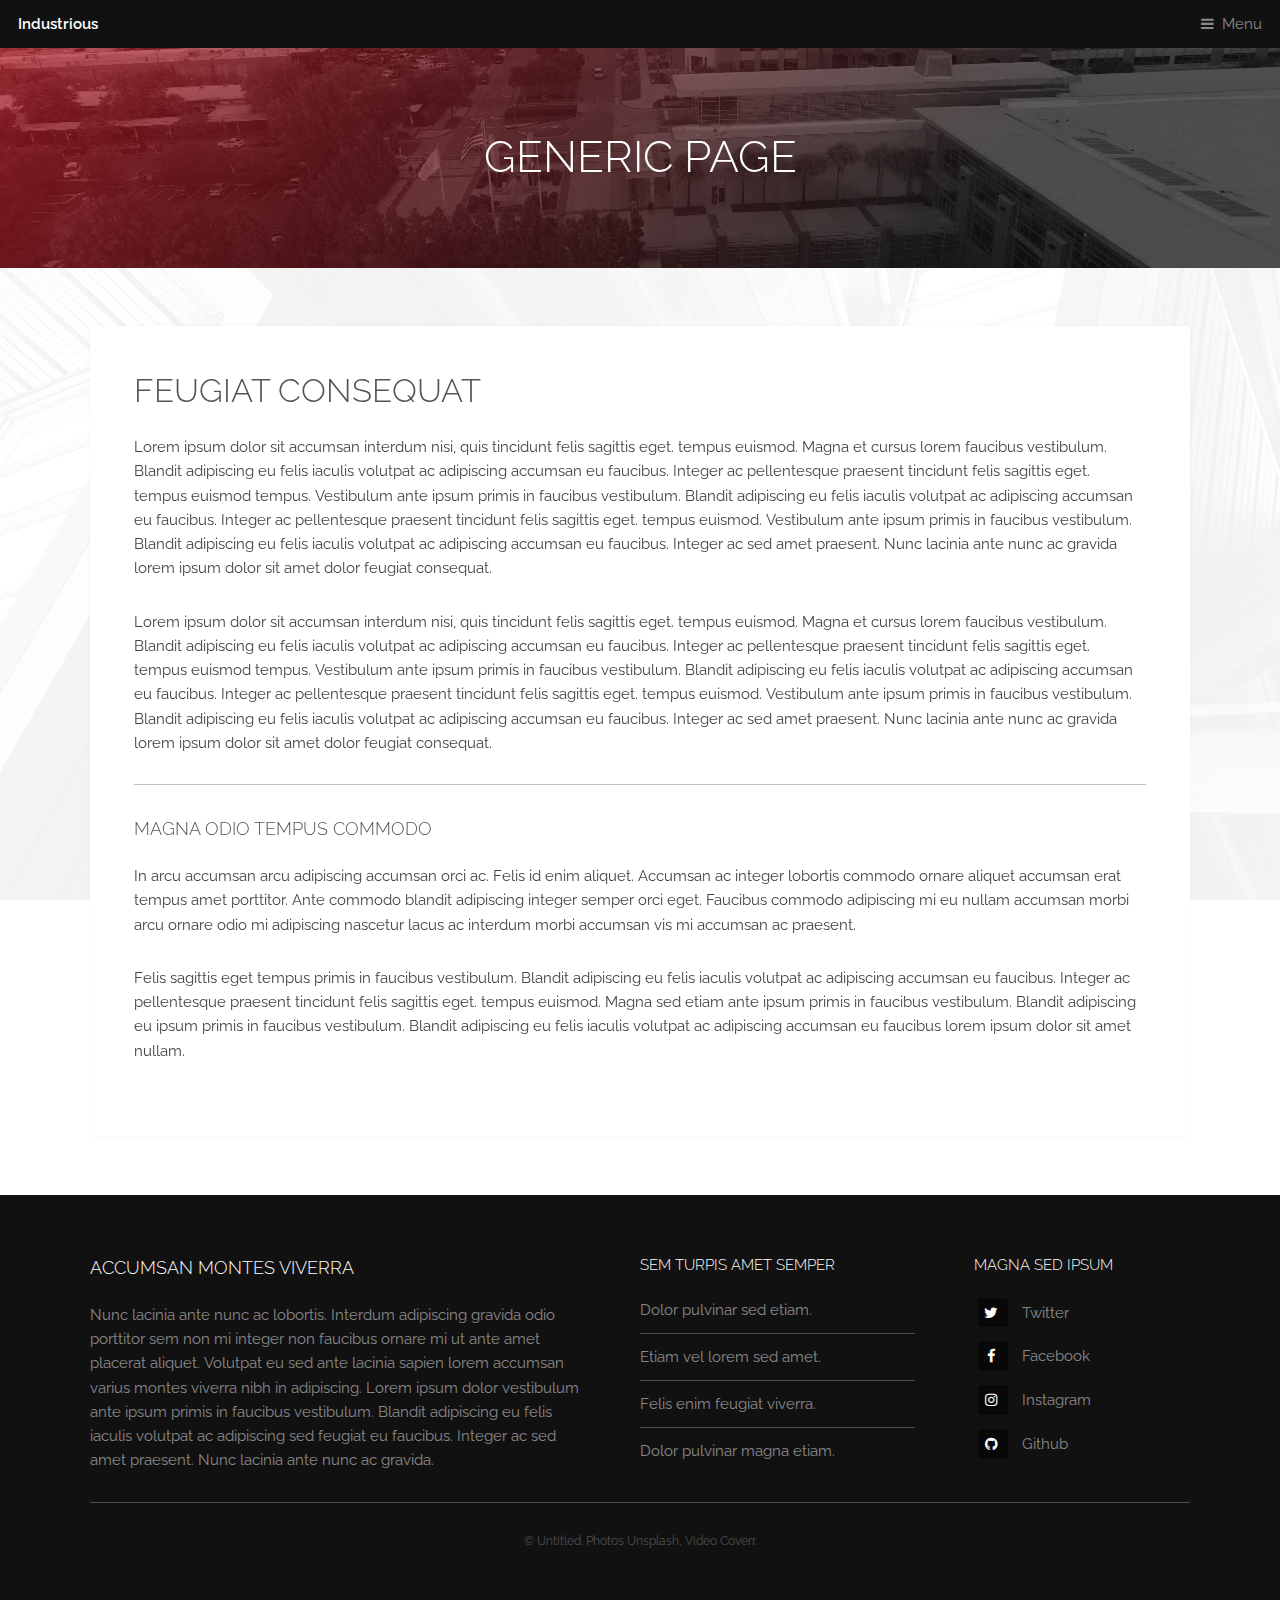
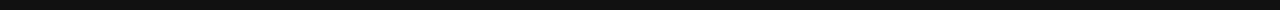
<file: templated-industrious/generic.html>
<!DOCTYPE HTML>
<!--
	Industrious by TEMPLATED
	templated.co @templatedco
	Released for free under the Creative Commons Attribution 3.0 license (templated.co/license)
-->
<html>
	<head>
		<title>Generic Page - Industrious by TEMPLATED</title>
		<meta charset="utf-8" />
		<meta name="viewport" content="width=device-width, initial-scale=1, user-scalable=no" />
		<meta name="description" content="" />
		<meta name="keywords" content="" />
		<link rel="stylesheet" href="assets/css/main.css" />
	</head>
	<body class="is-preload">

		<!-- Header -->
			<header id="header">
				<a class="logo" href="index.html">Industrious</a>
				<nav>
					<a href="#menu">Menu</a>
				</nav>
			</header>

		<!-- Nav -->
			<nav id="menu">
				<ul class="links">
					<li><a href="index.html">Home</a></li>
					<li><a href="elements.html">Elements</a></li>
					<li><a href="generic.html">Generic</a></li>
				</ul>
			</nav>

		<!-- Heading -->
			<div id="heading" >
				<h1>Generic Page</h1>
			</div>

		<!-- Main -->
			<section id="main" class="wrapper">
				<div class="inner">
					<div class="content">
						<header>
							<h2>Feugiat consequat</h2>
						</header>
						<p>Lorem ipsum dolor sit accumsan interdum nisi, quis tincidunt felis sagittis eget. tempus euismod. Magna et cursus lorem faucibus vestibulum. Blandit adipiscing eu felis iaculis volutpat ac adipiscing accumsan eu faucibus. Integer ac pellentesque praesent tincidunt felis sagittis eget. tempus euismod tempus. Vestibulum ante ipsum primis in faucibus vestibulum. Blandit adipiscing eu felis iaculis volutpat ac adipiscing accumsan eu faucibus. Integer ac pellentesque praesent tincidunt felis sagittis eget. tempus euismod. Vestibulum ante ipsum primis in faucibus vestibulum. Blandit adipiscing eu felis iaculis volutpat ac adipiscing accumsan eu faucibus. Integer ac sed amet praesent. Nunc lacinia ante nunc ac gravida lorem ipsum dolor sit amet dolor feugiat consequat. </p>
						<p>Lorem ipsum dolor sit accumsan interdum nisi, quis tincidunt felis sagittis eget. tempus euismod. Magna et cursus lorem faucibus vestibulum. Blandit adipiscing eu felis iaculis volutpat ac adipiscing accumsan eu faucibus. Integer ac pellentesque praesent tincidunt felis sagittis eget. tempus euismod tempus. Vestibulum ante ipsum primis in faucibus vestibulum. Blandit adipiscing eu felis iaculis volutpat ac adipiscing accumsan eu faucibus. Integer ac pellentesque praesent tincidunt felis sagittis eget. tempus euismod. Vestibulum ante ipsum primis in faucibus vestibulum. Blandit adipiscing eu felis iaculis volutpat ac adipiscing accumsan eu faucibus. Integer ac sed amet praesent. Nunc lacinia ante nunc ac gravida lorem ipsum dolor sit amet dolor feugiat consequat. </p>
						<hr />
						<h3>Magna odio tempus commodo</h3>
						<p>In arcu accumsan arcu adipiscing accumsan orci ac. Felis id enim aliquet. Accumsan ac integer lobortis commodo ornare aliquet accumsan erat tempus amet porttitor. Ante commodo blandit adipiscing integer semper orci eget. Faucibus commodo adipiscing mi eu nullam accumsan morbi arcu ornare odio mi adipiscing nascetur lacus ac interdum morbi accumsan vis mi accumsan ac praesent.</p>
						<p>Felis sagittis eget tempus primis in faucibus vestibulum. Blandit adipiscing eu felis iaculis volutpat ac adipiscing accumsan eu faucibus. Integer ac pellentesque praesent tincidunt felis sagittis eget. tempus euismod. Magna sed etiam ante ipsum primis in faucibus vestibulum. Blandit adipiscing eu ipsum primis in faucibus vestibulum. Blandit adipiscing eu felis iaculis volutpat ac adipiscing accumsan eu faucibus lorem ipsum dolor sit amet nullam.</p>
					</div>
				</div>
			</section>

		<!-- Footer -->
			<footer id="footer">
				<div class="inner">
					<div class="content">
						<section>
							<h3>Accumsan montes viverra</h3>
							<p>Nunc lacinia ante nunc ac lobortis. Interdum adipiscing gravida odio porttitor sem non mi integer non faucibus ornare mi ut ante amet placerat aliquet. Volutpat eu sed ante lacinia sapien lorem accumsan varius montes viverra nibh in adipiscing. Lorem ipsum dolor vestibulum ante ipsum primis in faucibus vestibulum. Blandit adipiscing eu felis iaculis volutpat ac adipiscing sed feugiat eu faucibus. Integer ac sed amet praesent. Nunc lacinia ante nunc ac gravida.</p>
						</section>
						<section>
							<h4>Sem turpis amet semper</h4>
							<ul class="alt">
								<li><a href="#">Dolor pulvinar sed etiam.</a></li>
								<li><a href="#">Etiam vel lorem sed amet.</a></li>
								<li><a href="#">Felis enim feugiat viverra.</a></li>
								<li><a href="#">Dolor pulvinar magna etiam.</a></li>
							</ul>
						</section>
						<section>
							<h4>Magna sed ipsum</h4>
							<ul class="plain">
								<li><a href="#"><i class="icon fa-twitter">&nbsp;</i>Twitter</a></li>
								<li><a href="#"><i class="icon fa-facebook">&nbsp;</i>Facebook</a></li>
								<li><a href="#"><i class="icon fa-instagram">&nbsp;</i>Instagram</a></li>
								<li><a href="#"><i class="icon fa-github">&nbsp;</i>Github</a></li>
							</ul>
						</section>
					</div>
					<div class="copyright">
						&copy; Untitled. Photos <a href="https://unsplash.co">Unsplash</a>, Video <a href="https://coverr.co">Coverr</a>.
					</div>
				</div>
			</footer>

		<!-- Scripts -->
			<script src="assets/js/jquery.min.js"></script>
			<script src="assets/js/browser.min.js"></script>
			<script src="assets/js/breakpoints.min.js"></script>
			<script src="assets/js/util.js"></script>
			<script src="assets/js/main.js"></script>

	</body>
</html>
</file>
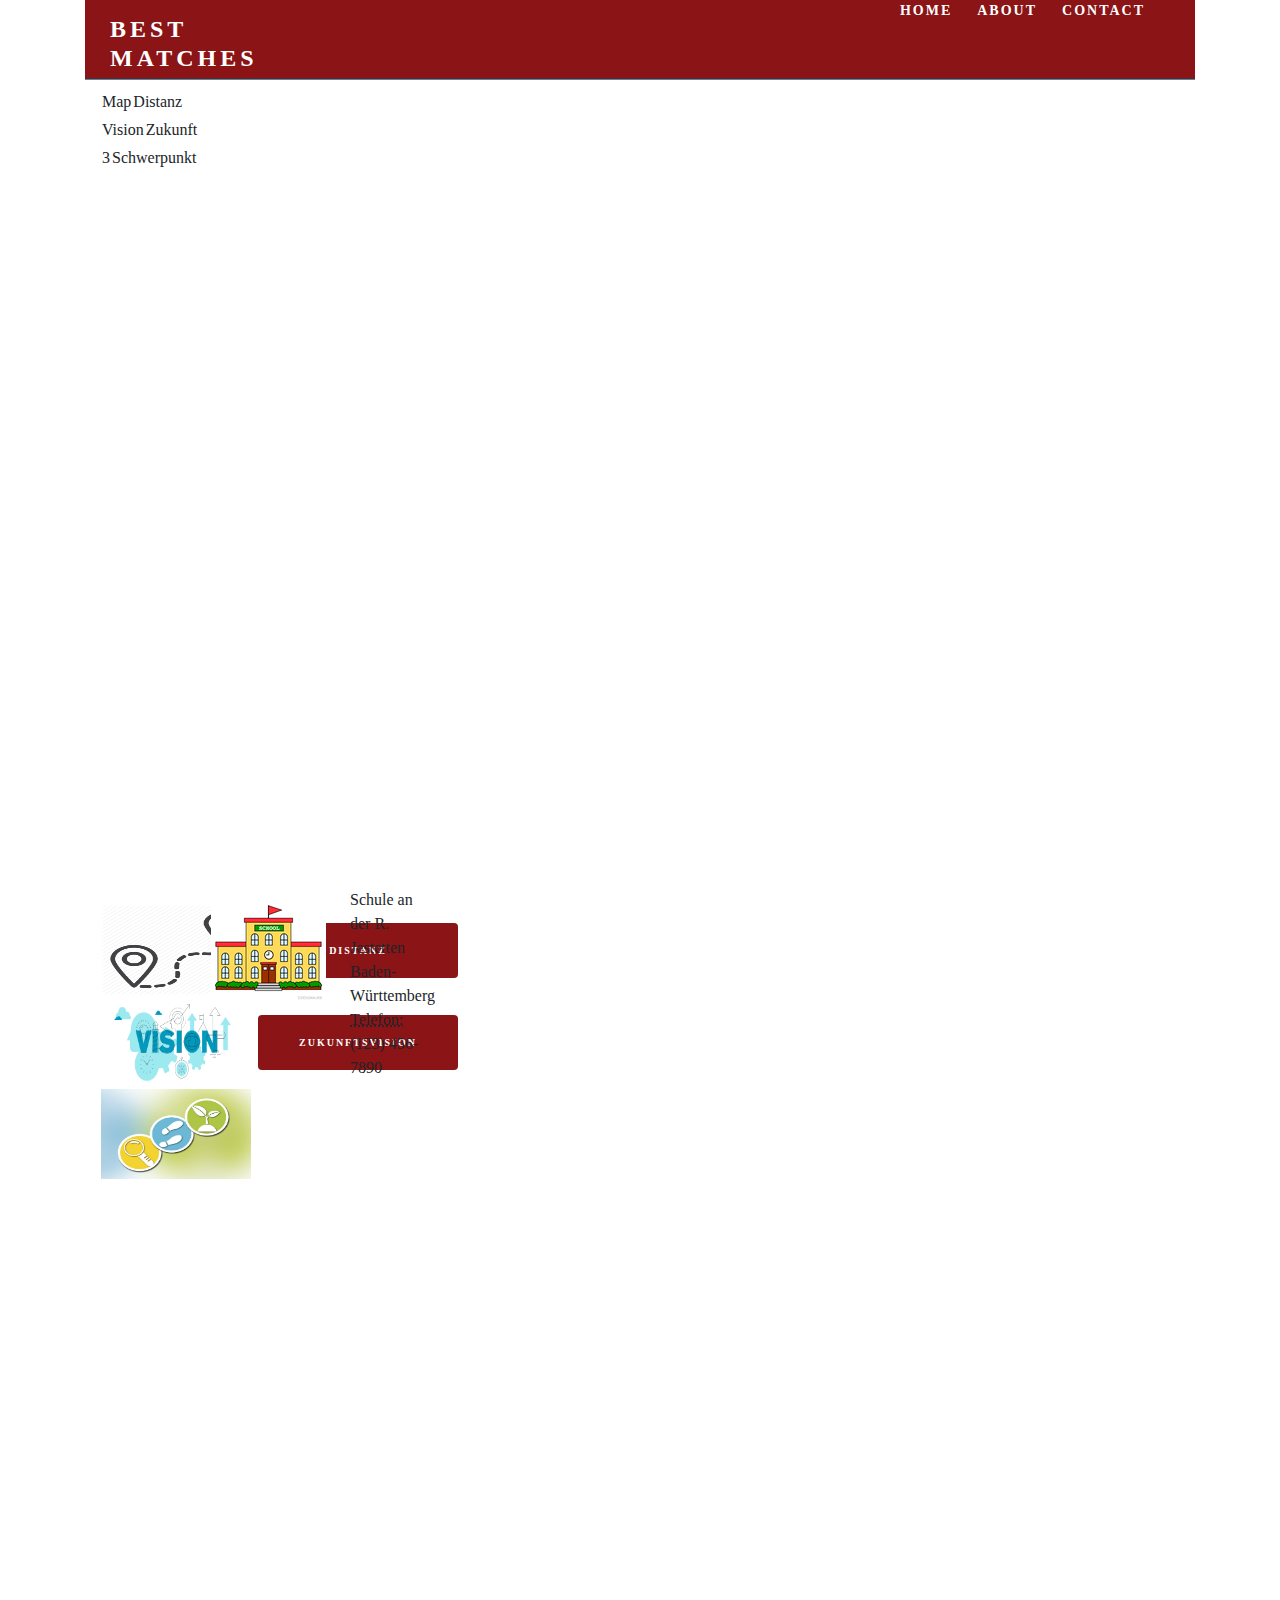
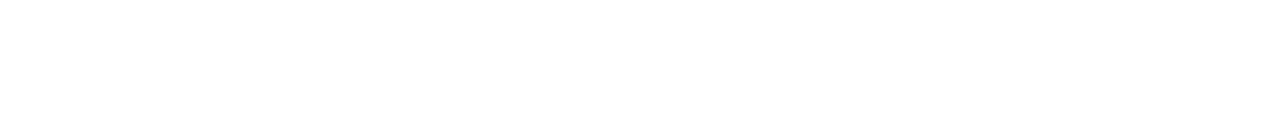
<file: Webframe/BestMAtches.html>
<!DOCTYPE html><html lang="en-US" class="wf-sourcesanspro-n2-active wf-active"><head>
<meta charset="utf-8">
<meta http-equiv="X-UA-Compatible" content="IE=edge">
<meta name="viewport" content="width=device-width, initial-scale=1">
<title>Light Theme</title>
<link href="singlePageTemplate.css" rel="stylesheet" type="text/css">
<!--The following script tag downloads a font from the Adobe Edge Web Fonts server for use within the web page. We recommend that you do not modify it.-->
<script>var __adobewebfontsappname__="dreamweaver"</script>
<link rel="stylesheet" href="https://use.edgefonts.net/c/0364d5/1w;source-sans-pro,2,2cm9PC:W:n2/l" media="all"><script src="http://use.edgefonts.net/source-sans-pro:n2:default.js" type="text/javascript"></script>
<!-- HTML5 shim and Respond.js for IE8 support of HTML5 elements and media queries -->
<!-- WARNING: Respond.js doesn't work if you view the page via file:// -->
<!--[if lt IE 9]>
      <script src="https://oss.maxcdn.com/html5shiv/3.7.2/html5shiv.min.js"></script>
      <script src="https://oss.maxcdn.com/respond/1.4.2/respond.min.js"></script>
    <![endif]-->
</head>
<body>
<!-- Main Container -->
<div class="container"> 
  <!-- Navigation -->
  <header> <a href="">
	  <h4 class="logo">BEST MATCHES</h4>
	  </a>
    <nav>
      <ul>
        <li><a href="#hero">HOME</a></li>
        <li><a href="#about">ABOUT</a></li>
        <li> <a href="#contact">CONTACT</a></li>
      </ul>
    </nav>
  </header>
  <!-- Hero Section -->

  <section>
	  
	<section>
      <div class="container mt-2">
        <div class="row">
          <div class="col-md-4 col-12">
            <ul class="list-unstyled">
				
<table>
	<tr><td><table><td>Map</td><td>Distanz</td></table></td></tr>
		<tr><td><table><td>Vision</td><td>Zukunft</td></table></td></tr>
		<tr><td><table><td>3</td><td>Schwerpunkt</td></table></td></tr>
</table>
				    
	</div>
  </div>
</div>
			
           
<article class="left_article">  
   <div class="container mt-3">

        <div class="col-md-6 col-sm-6 mb-md-0 mb-2">
<div class="row">
  <table><tr><td> <img src="Distanz.png" alt=""width="150" height="90"  style="image fit"> </td><td><button class="button" style="vertical-align:left"><span> Distanz </span></button>
	  <tr><td><img src="Vision.png" alt=""width="150" height="90"  style="image fit"> </td><td><button class="button" style="vertical-align:left"><span> Zukunftsvision </span></button></td><tr><td> <img src="Header-Bild_Farbsymbole.jpg" alt=""width="150" height="90"  style="image fit"> </td></td></tr>
          </div>
	  </table>
          </div>
        </div>
    </div>
		  
     </div>
	</div>
  </div>
</div>
			

    
    <aside class="right_article"> 
        <div class="col-md-4 col-sm-12 col-xl-5 offset-xl-0">
			<div class="media">
			<img src="school.png" alt="Generic placeholder image" class="mr-3">
				<div class="media-body">
				<div class="row justify-content-md-around m-1">
					</div>
					</div>
				
			  <address>
              <strong>Schule an der R.</strong><br>
              Jestetten<br>
              Baden-Württemberg<br>
              <abbr title="Phone">Telefon:</abbr> (123) 456-7890<br>
            </address>
          </div>
        </div>


/> </aside>
</file>
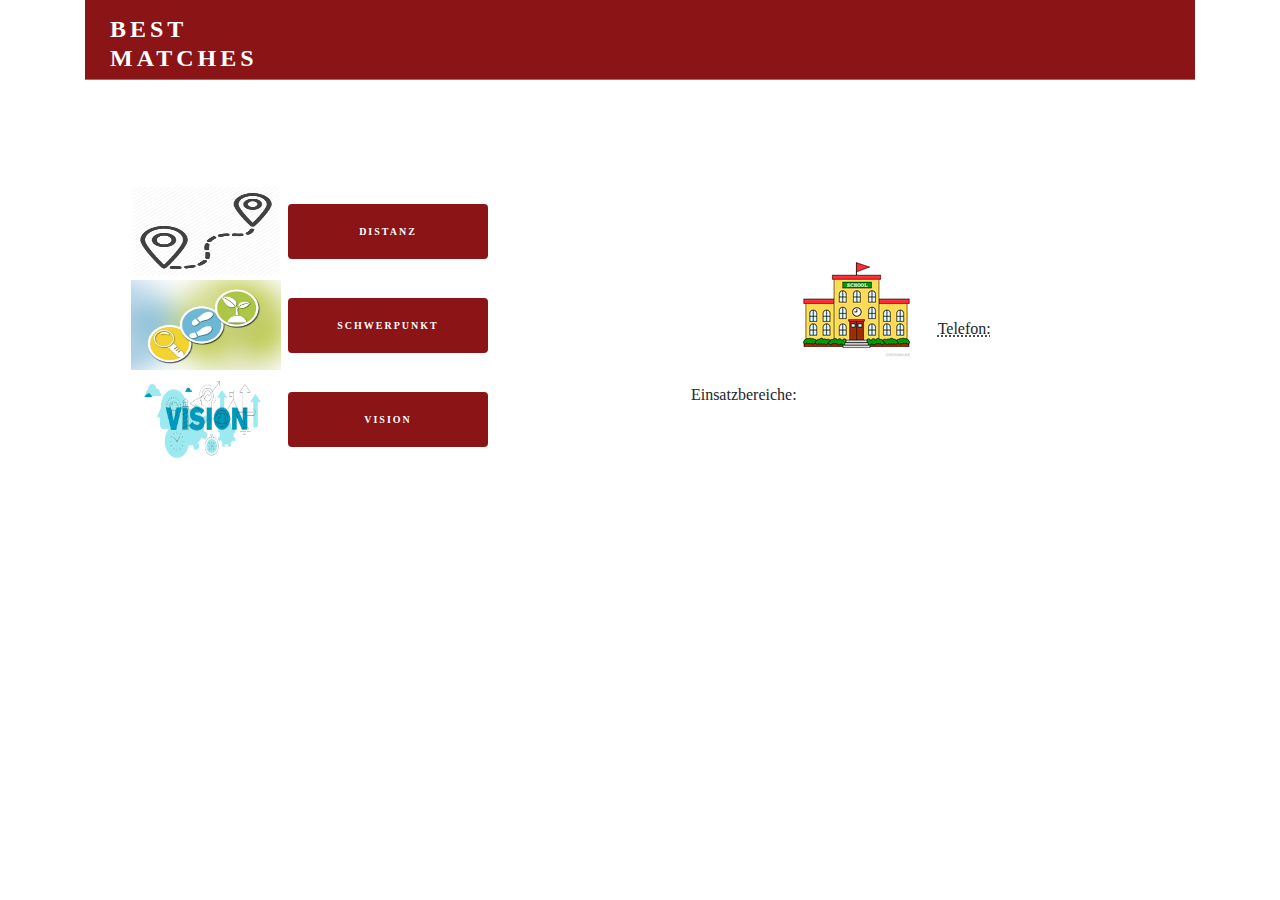
<file: Webframe/Bestmatches10000.html>
<!DOCTYPE html><html lang="en-US" class="wf-sourcesanspro-n2-active wf-active"><head>
<meta charset="utf-8">
<meta http-equiv="X-UA-Compatible" content="IE=edge">
<meta name="viewport" content="width=device-width, initial-scale=1">
<title>Light Theme</title>
<link href="singlePageTemplate.css" rel="stylesheet" type="text/css">
<!--The following script tag downloads a font from the Adobe Edge Web Fonts server for use within the web page. We recommend that you do not modify it.-->
<script>var __adobewebfontsappname__="dreamweaver"</script>
<link rel="stylesheet" href="https://use.edgefonts.net/c/0364d5/1w;source-sans-pro,2,2cm9PC:W:n2/l" media="all"><script src="http://use.edgefonts.net/source-sans-pro:n2:default.js" type="text/javascript"></script>
<!-- HTML5 shim and Respond.js for IE8 support of HTML5 elements and media queries -->
<!-- WARNING: Respond.js doesn't work if you view the page via file:// -->
<!--[if lt IE 9]>
      <script src="https://oss.maxcdn.com/html5shiv/3.7.2/html5shiv.min.js"></script>
      <script src="https://oss.maxcdn.com/respond/1.4.2/respond.min.js"></script>
    <![endif]-->
	<script>
	
		document.addEventListener("DOMContentLoaded", function() {
														sendData();
												});

		async function handleJSON(data) {
			var values = await data.json();
			
			document.getElementById("schulname").innerHTML = values["name"];
			document.getElementById("Stadt").innerHTML = values["stadt"];
			document.getElementById("Bundesland").innerHTML = values["Bundesland"];
			//document.getElementById("phone").innerHTML = values["Bundesland"];
			var einsatzbereichListe = values["Einsatzbereich"];
			var einsatzbereiche = ""
			for(var i = 0; i < einsatzbereichListe.length; i = i + 1) {
				einsatzbereiche = einsatzbereiche + einsatzbereichListe[i] + "<br>";
			}
			document.getElementById("einsatzbereiche").innerHTML = einsatzbereiche;
			
		}

		function sendData() {
			var xmlHttp = new XMLHttpRequest();
			var query = window.location.search.substring(1).split("=")[1];
			var data = {"id" : query};
			fetch('http://127.0.0.1:8080/school/', {
				method: 'POST', // *GET, POST, PUT, DELETE, etc.
				mode: 'cors', // no-cors, *cors, same-origin
				cache: 'no-cache', // *default, no-cache, reload, force-cache, only-if-cached
				headers: {
				  'Content-Type': 'application/json'
				  // 'Content-Type': 'application/x-www-form-urlencoded',
				},
				redirect: 'follow', // manual, *follow, error
				referrer: 'no-referrer', // no-referrer, *client
				body: JSON.stringify(data) // body data type must match "Content-Type" header
			  })
		.then(response => {
			document.getElementById("schwerpunktButton").setAttribute("onclick", "window.location.replace(\"./Matches_per_Schule.html?id=" + query + "\");");
			document.getElementById("distanzButton").setAttribute("onclick", "window.location.replace(\"./Matches_per_Schule.html?id=" + query + "\");");
			document.getElementById("visionButton").setAttribute("onclick", "window.location.replace(\"./Matches_per_Schule.html?id=" + query + "\");");
			handleJSON(response);
		})
		.then(json => 
			console.log(json))
		}
	
	</script>
</head>
<body>
<!-- Main Container -->
<div class="container"> 
  <!-- Navigation -->
  <header > 
  <a href="">
	  <h4 class="logo">BEST MATCHES</h4>
	  </a>
  </header>
  <!-- Hero Section -->
  <body>
  <div align="center">
  <table width="1024" height="489.6" style="border-spacing: 2px;">
	<tr>
		<td>				
			<table>
				<tr>
					<td>
						<table>
							<tr>
								<td>
									<img src="Distanz.png" alt=""width="150" height="90"  style="image fit">
								</td>
								<td>
									<button id="distanzButton"class="button" style="vertical-align:left"><span> Distanz</span></button>
								</td>
							</tr>
						</table>
					</td>
				</tr>
				<tr>
					<td>
						<table>
							<tr>
								<td>
									<img src="Header-Bild_Farbsymbole.jpg" alt=""width="150" height="90"  style="image fit">
								</td>
								<td>
									<button id="schwerpunktButton" class="button" style="vertical-align:left" ><span> Schwerpunkt</span></button>
								</td>
							</tr>
						</table>
					</td>
				</tr>
				<tr>
					<td>
						<table>
							<tr>
								<td>
									<img src="Vision.png" alt=""width="150" height="90"  style="image fit"> 
								</td>
								<td>
									<button id = "visionButton"class="button" style="vertical-align:left"><span> Vision</span></button>
								</td>
							</tr>
						</table>
					</td>
				</tr>
			</table>
		</td>
		<td>
			<table>
                    <tr>
                        <td>
                            	<tr><td><table><td>&nbsp;</td></table></td><td>			<div class="media">
			<img src="school.png" alt="Generic placeholder image" class="mr-3">
				<div class="media-body">
				<div class="row justify-content-md-around m-1">
				  </div>
			  </div>
				
			  <address>
              <strong><div id="schulname"></div></strong><br>
              <div id="Stadt"></div><br>
              <div id="Bundesland"></div><br>
              <abbr title="Phone">Telefon:</abbr> <div id="phone"></div><br>
            </address>
          </div></td></tr>
                        </td>
                    </tr>
					<tr>
						<td>
							<div>Einsatzbereiche:</div> 
							<div id="einsatzbereiche"></div>
						</td>
					</tr>
                </table>
		</td>
	</tr>
  </table>
  </div>
  </body>
</file>
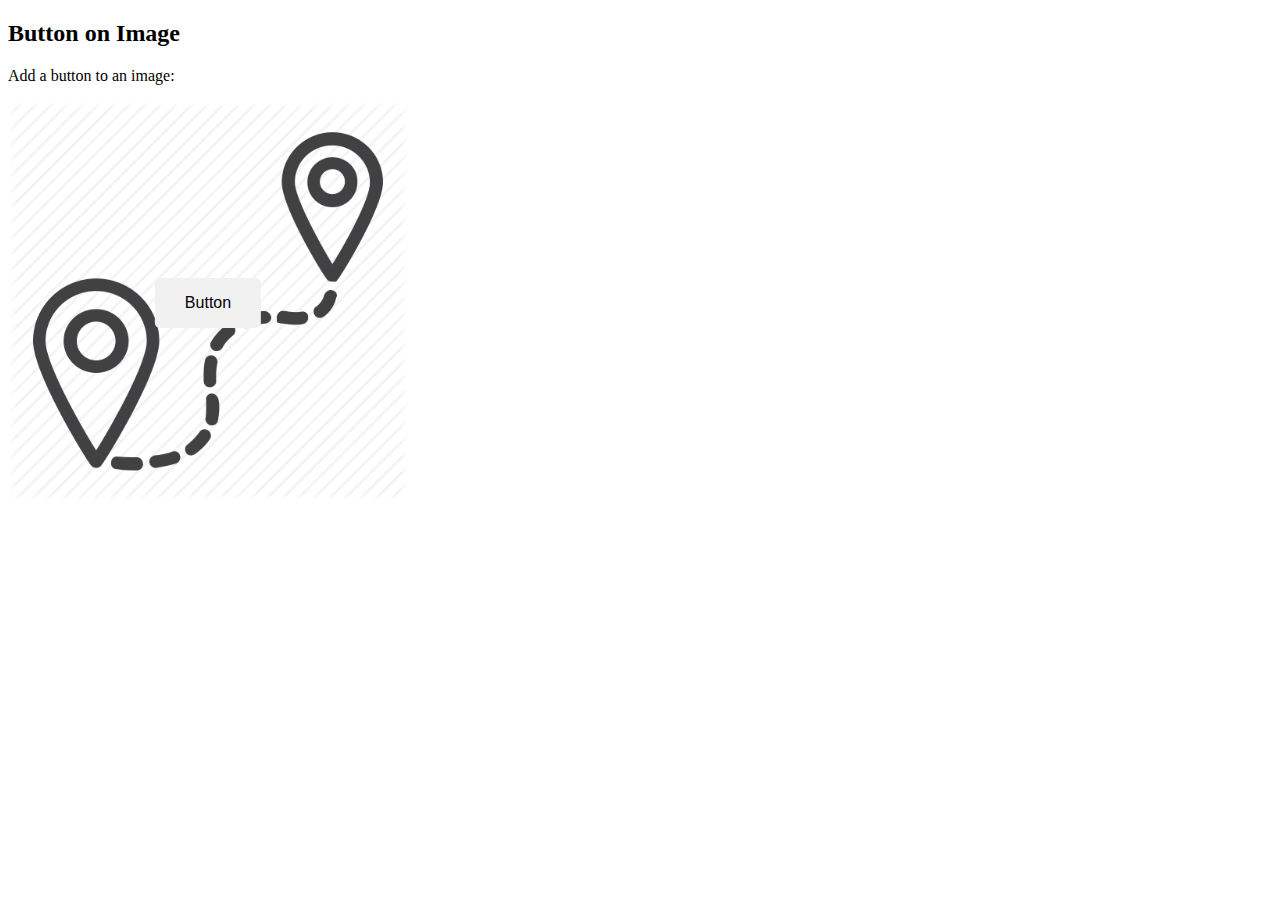
<file: Webframe/BestMAtches2.html>
<!doctype html>
<style>
.container {
  position: relative;
  width: 100%;
  max-width: 400px;
}

.container img {
  width: 100%;
  height: auto;
}

.container .btn {
  position: absolute;
  top: 50%;
  left: 50%;
  transform: translate(-50%, -50%);
  -ms-transform: translate(-50%, -50%);
  background-color: #f1f1f1;
  color: black;
  font-size: 16px;
  padding: 16px 30px;
  border: none;
  cursor: pointer;
  border-radius: 5px;
  text-align: center;
}

.container .btn:hover {
  background-color: black;
  color: white;
}
</style>
</head>
<body>

<h2>Button on Image</h2>
<p>Add a button to an image:</p>

<div class="container">
  <img src="Distanz.png" alt="" width="100" height="100" style="width:100%">
  <button class="btn">Button</button>
</div>

</body>
</file>
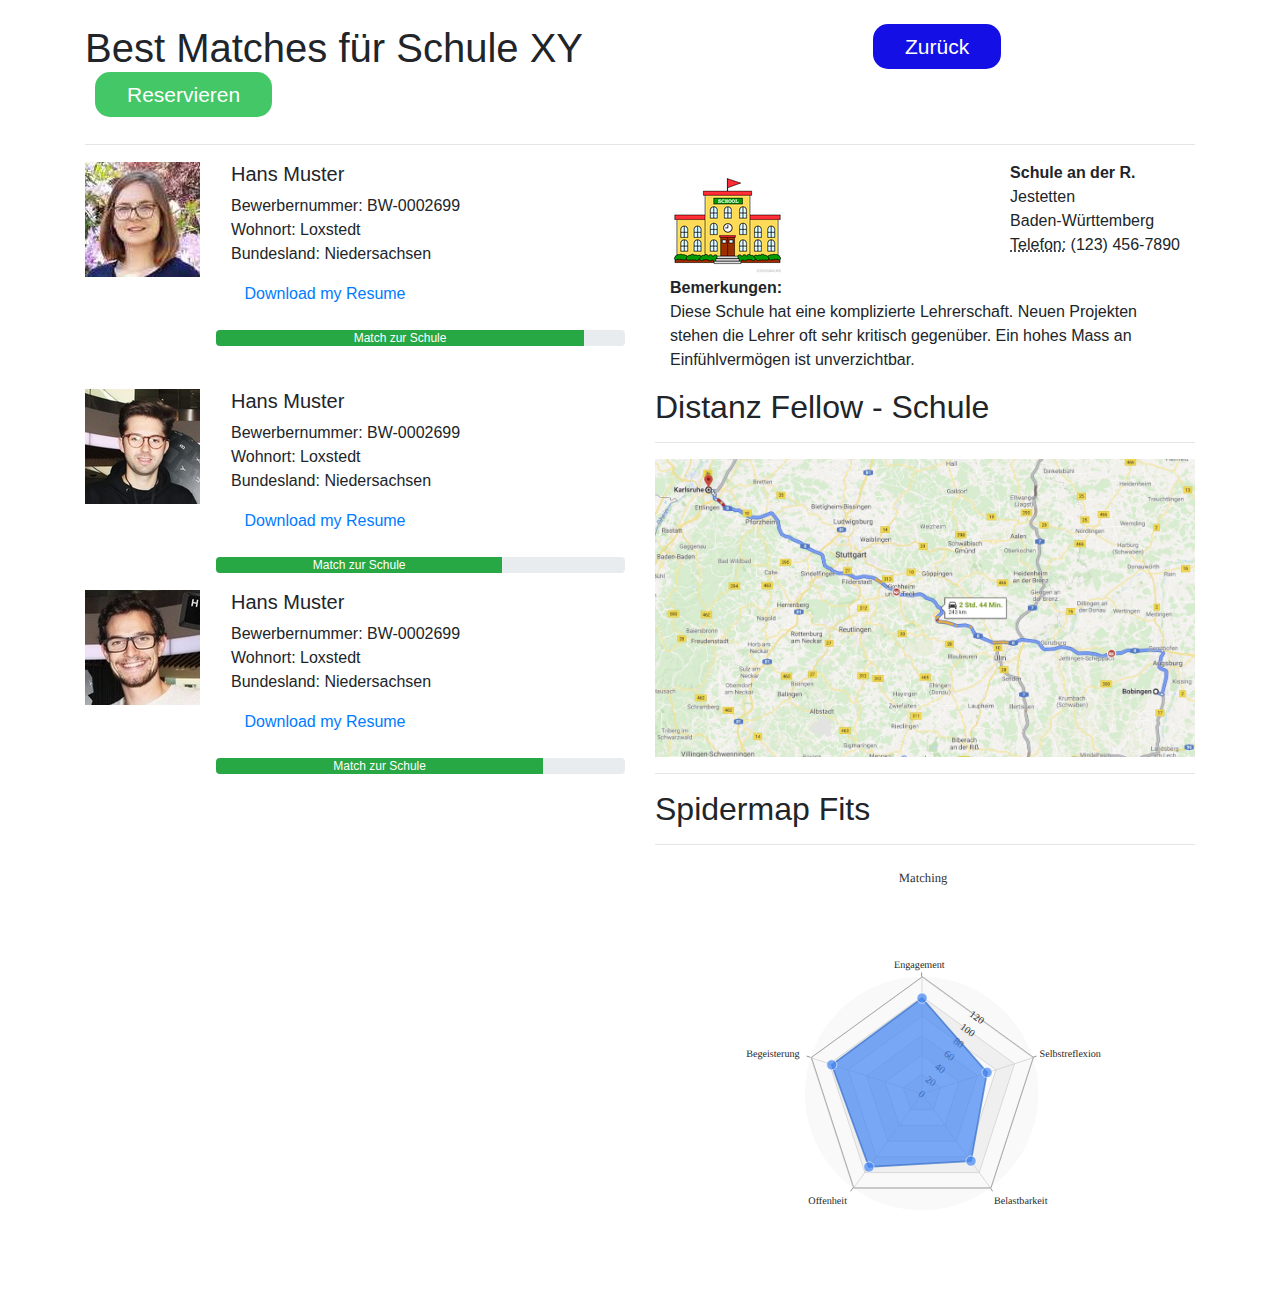
<file: Webframe/Matches_per_Schule.html>
<!DOCTYPE html><html lang="en">
	<head>
    <meta charset="utf-8">
    <meta http-equiv="X-UA-Compatible" content="IE=edge">
    <meta name="viewport" content="width=device-width, initial-scale=1">
    <title>Matches für Schule</title>
    <!-- Bootstrap -->
    <link href="bootstrap-4.3.1.css" rel="stylesheet">
	
  </head>
  <body>
	  

<script>
function goBack() {
  window.history.back();
}
	
</script>
    <div class="container">
<div class="row">
<div class="col-6 col-xl-12">
			<div id="main">
			<br>
			<h1>Best Matches für Schule XY<a href="./Bestmatches10000.html" class="btn_zurueck">Zurück</a> <a href="#" class="btn_senden">Reservieren</a></h1>
				</div>
        </div>
</div>
      <hr>
      <div class="row">
        <div class="col-md-8 col-sm-12 col-xl-6">
		<div onclick="location.href='#';" style="cursor: pointer;">
			<div class="jobs">
			<div class="item">
          <div class="media">
            <img src="michelle.jpg" alt="Generic placeholder image" class="mr-3">
            <div class="media-body">
              <h5 class="mt-0 col-xl-12">Hans Muster</h5>
              <p class="col-xl-12">Bewerbernummer: BW-0002699 <br>
                Wohnort: Loxstedt <br>
                Bundesland: Niedersachsen <br>
				  
			  <div class="col-6">
				  <p class="text-right"><a href="">Download my Resume</a></p>
			  </div>
				<div class="progress mt-4">
            <div class="progress-bar bg-success" style="width: 90%" aria-valuemax="100" aria-valuemin="0" aria-valuenow="85" role="progressbar"> Match zur Schule</div>
          </div>
				</p>  
		    </div>
          </div>
        </div>
		</div>
		  </div>
		  </div>
		
        <div class="col-md-4 col-sm-12 offset-xl-0 col-xl-6">
			<div class="media col-8 col-xl-12">
			<img src="school.png" alt="Generic placeholder image" class="mr-3">
			
			  <div class="media-body">
				<div class="row justify-content-md-around m-1">
			    </div>
			  </div>
				
			  <address>
              <strong>Schule an der R.</strong><br>
              Jestetten<br>
              Baden-Württemberg<br>
              <abbr title="Phone">Telefon:</abbr> (123) 456-7890<br>
            </address>
          </div>
			<div class="col-8 col-xl-12">
			<strong>Bemerkungen:</strong><br><p> Diese Schule hat eine komplizierte Lehrerschaft. Neuen Projekten stehen die Lehrer oft sehr kritisch gegenüber. Ein hohes Mass an Einfühlvermögen ist unverzichtbar. </p>
			</div>
        </div>
</div>
<div class="row">
	
	        <div class="col-md-8 col-sm-12 col-xl-6">
			  <div class="jobs">
			<div class="item">
          <div class="media">
            <img src="lukas.jpg" alt="Generic placeholder image" class="mr-3">
            <div class="media-body">
              <h5 class="mt-0 col-xl-12">Hans Muster</h5>
              <p class="col-xl-12">Bewerbernummer: BW-0002699 <br>
                Wohnort: Loxstedt <br>
                Bundesland: Niedersachsen <br>
				  
			  <div class="col-6">
				  <p class="text-right"><a href="">Download my Resume</a></p>
			  </div>
				<div class="progress mt-4">
            <div class="progress-bar bg-success" style="width: 70%" aria-valuemax="100" aria-valuemin="0" aria-valuenow="85" role="progressbar"> Match zur Schule</div>
          </div>
				</p>  
		    </div>
          </div>
		</div>
		</div>
	
	<div class="jobs">
			<div class="item">
	<div class="media">
            <img src="roman.jpg" alt="Generic placeholder image" class="mr-3">
            <div class="media-body">
              <h5 class="mt-0 col-xl-12">Hans Muster</h5>
              <p class="col-xl-12">Bewerbernummer: BW-0002699 <br>
                Wohnort: Loxstedt <br>
                Bundesland: Niedersachsen <br>
				  
			  <div class="col-6">
				  <p class="text-right"><a href="">Download my Resume</a></p>
			  </div>
				<div class="progress mt-4">
            <div class="progress-bar bg-success" style="width: 80%" aria-valuemax="100" aria-valuemin="0" aria-valuenow="85" role="progressbar"> Match zur Schule</div>
          </div>
				</p>  
		    </div>
          </div>
        </div>
	</div>
	  </div>
	  
	  
	  
    <div class="col-md-6 col-sm-12">
          <h2>Distanz Fellow - Schule</h2>
      <hr>
		<div class="row"> </div>
	  <img src="map.JPG" alt="Generic placeholder image" height="auto" width="100%">
		<hr>
		<h2>Spidermap Fits</h2>
		<hr>
		<div class="row"> </div>
	  <img src="chart_radar.svg" alt="SVG mit img Tag laden" width="100%" height="auto" >
		
</div>
    <div class="col-md-6 col-sm-12">
	  
		  
	  <div class="row"> </div>
</div>
	
    
<style>
.btn_senden {
	background-color:#44c767;
	border-radius:15px;
	display:inline-block;
	cursor:pointer;
	color:#ffffff;
	font-family:Arial;
	font-size:21px;
	padding:10px 32px;
	text-decoration:none;
	margin-left: 10px;
	vertical-align: middle;
	margin-top: -10px

}
.btn_senden:hover {
	background-color:#5cbf2a;
}
.btn_senden:active {
	position:relative;
	top:1px;
}
	
.btn_zurueck {
	background-color:#130FE5;
	border-radius:15px;
	display:inline-block;
	cursor:pointer;
	color:#ffffff;
	font-family:Arial;
	font-size:21px;
	padding:10px 32px;
	text-decoration:none;
	margin-left: 290px;
	vertical-align: middle;
	margin-top: -10px
	

}
.btn_zurueck:hover {
	background-color:#3F8CD4;
}
.btn_zurueck:active {
	position:relative;
	top:1px;
}
</style>
	</div>
<div class="row">
  <div class="col-xl-6">&nbsp;</div>
  <div class="col-xl-6">&nbsp;</div>
</div>
</div>
      </div>
</file>
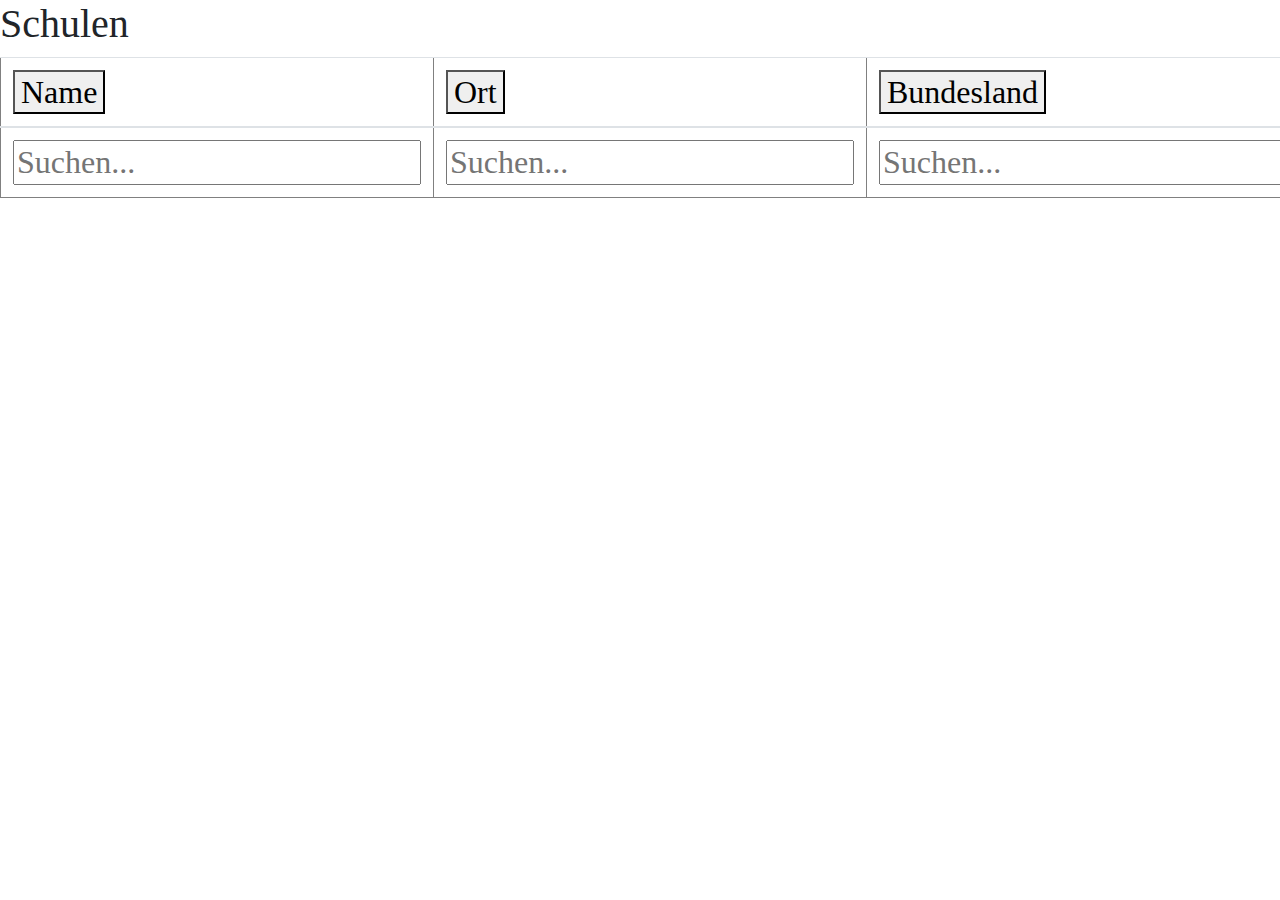
<file: Webframe/Schulauswahl.html>
﻿<!doctype html>
<html>
<head>
	<meta charset="utf-8">
	<meta name="viewport" content="width=device-width, initial-scale=1, user-scalable=no" />
	<meta name="description" content="" />
	<meta name="keywords" content="" />
	<link rel="stylesheet" href="singlePageTemplate.css" >
	<title>Auswahl</title>
	<script>
		document.addEventListener("DOMContentLoaded", function() {
														sendData();
												});

		async function handleJSON(data) {
			var values = await data.json();
			var lengthOfSchools = values["schools"].length;
			var table = document.getElementById("Schulen");
			for(var i = 0; i < lengthOfSchools; i = i + 1) {
				var row = table.insertRow();
				var schoolObject = values["schools"][i];
				var schoolId = schoolObject["id"]

				var nameCell = row.insertCell(0);
				nameCell.innerHTML = "<a href=\"./BestMatches10000.html?id=" + schoolId + "\">" + schoolObject["login"] + "</a>";
				var stadtCell = row.insertCell(1);
				stadtCell.innerHTML = schoolObject["stadt"]
				var bundeslandCell = row.insertCell(2);
				bundeslandCell.innerHTML = schoolObject["bundesland"]
				var priorityCell = row.insertCell(3);
				priorityCell.innerHTML = schoolObject["priority"]
			}
		}

		function sendData() {
			var xmlHttp = new XMLHttpRequest();
			fetch('http://127.0.0.1:8080/schoolList/')
		.then(data => {
			handleJSON(data);
		})
		.then(json => 
			console.log(json))
		}

	</script>
	</head>
	<body class="is-preload">
<!-- Header -->
			<div id="header" >
				<h1>Schulen</h1>
			</div>
					<h2>
										<table id="Schulen" border="1" width="90%" class="table">
													<div>
												<thead> 
													<tr class="header">
													<th><button onclick="sortTable(0)">Name </button></th>
													<th><button onclick="sortTable(1)">Ort</button></th>
													<th><button onclick="sortTable(2)">Bundesland</button></th>
													<th><button onclick="sortTable(3)">Priorität</button></th>
													</tr>
												</thead>
										</div>

											<div class="jobs"> 
											<div class="item">
													<tr>
										
													<!--When a header is clicked, run the sortTable function, with a parameter,
													0 for sorting by names, 1 for sorting by Ort, 2 sorting by Bundesland, 3 sorting by Priorität : -->
																										
													<td>
														<input type="text" id="myInput0" onkeyup="myFunction()" placeholder="Suchen..." title="Suchen"/>
													</td>
													
													<td>
															<input type="text" id="myInput1" onkeyup="myFunction()" placeholder="Suchen..." title="Suchen"/>
														</td>
														
													<td>
															<input type="text" id="myInput2" onkeyup="myFunction()" placeholder="Suchen..." title="Suchen"/>
														</td>
														
													<td>
															<input type="text" id="myInput3" onkeyup="myFunction()" placeholder="Suchen..." title="Suchen"/>
														</td>

													</tr>
												</div>
											</div>
										<col style="width: 40%">
										<col style="width: 20%">
										<col style="width: 20%">
										<col style="width: 10%">
							
								 	</table>
								
								
									
										  
										  <script>

										function myFunction() {
										var input, filter, table, tr, td, i, txtValue;
										input0 = document.getElementById("myInput0");
										input1 = document.getElementById("myInput1");
										input2 = document.getElementById("myInput2");
										input3 = document.getElementById("myInput3");
										filter0 = input0.value.toUpperCase();
										filter1 = input1.value.toUpperCase();
										filter2 = input2.value.toUpperCase();
										filter3 = input3.value.toUpperCase();
										table = document.getElementById("Schulen");
										tr = table.getElementsByTagName("tr");
										for (i = 2; i < tr.length; i++) {
										  td0 = tr[i].getElementsByTagName("td")[0];
										  td1 = tr[i].getElementsByTagName("td")[1];
										  td2 = tr[i].getElementsByTagName("td")[2];
										  td3 = tr[i].getElementsByTagName("td")[3];
										  if (td0) {
											txtValue0 = td0.textContent || td0.innerText;
											txtValue1 = td1.textContent || td1.innerText;
											txtValue2 = td2.textContent || td2.innerText;
											txtValue3 = td3.textContent || td3.innerText;
											if ((txtValue0.toUpperCase().indexOf(filter0) > -1)&& (txtValue1.toUpperCase().indexOf(filter1) > -1)&& (txtValue2.toUpperCase().indexOf(filter2) > -1)&& (txtValue3.toUpperCase().indexOf(filter3) > -1)) {
											  tr[i].style.display = "";
											} else {
											  tr[i].style.display = "none";
											}
								
										  }
										  }
										  }

										  function sortTable(n) {
											var table, rows, switching, i, x, y, shouldSwitch, dir, switchcount = 0;
											table = document.getElementById("Schulen");
											switching = true;
											// Set the sorting direction to ascending:
											dir = "asc";
											/* Make a loop that will continue until
											no switching has been done: */
											while (switching) {
											  // Start by saying: no switching is done:
											  switching = false;
											  rows = table.rows;
											  /* Loop through all table rows (except the
											  first, which contains table headers): */
											  for (i = 2; i < (rows.length - 1); i++) {
												// Start by saying there should be no switching:
												shouldSwitch = false;
												/* Get the two elements you want to compare,
												one from current row and one from the next: */
												x = rows[i].getElementsByTagName("TD")[n];
												y = rows[i + 1].getElementsByTagName("TD")[n];
												/* Check if the two rows should switch place,
												based on the direction, asc or desc: */
												if (dir == "asc") {
												  if (x.innerHTML.toLowerCase() > y.innerHTML.toLowerCase()) {
													// If so, mark as a switch and break the loop:
													shouldSwitch = true;
													break;
												  }
												} else if (dir == "desc") {
												  if (x.innerHTML.toLowerCase() < y.innerHTML.toLowerCase()) {
													// If so, mark as a switch and break the loop:
													shouldSwitch = true;
													break;
												  }
												}
											  }
											  if (shouldSwitch) {
												/* If a switch has been marked, make the switch
												and mark that a switch has been done: */
												rows[i].parentNode.insertBefore(rows[i + 1], rows[i]);
												switching = true;
												// Each time a switch is done, increase this count by 1:
												switchcount ++;
											  } else {
												/* If no switching has been done AND the direction is "asc",
												set the direction to "desc" and run the while loop again. */
												if (switchcount == 0 && dir == "asc") {
												  dir = "desc";
												  switching = true;
												}
											  }
											}
										  }
										 
										  </script>
								</h2>
</body>
</html>
</file>
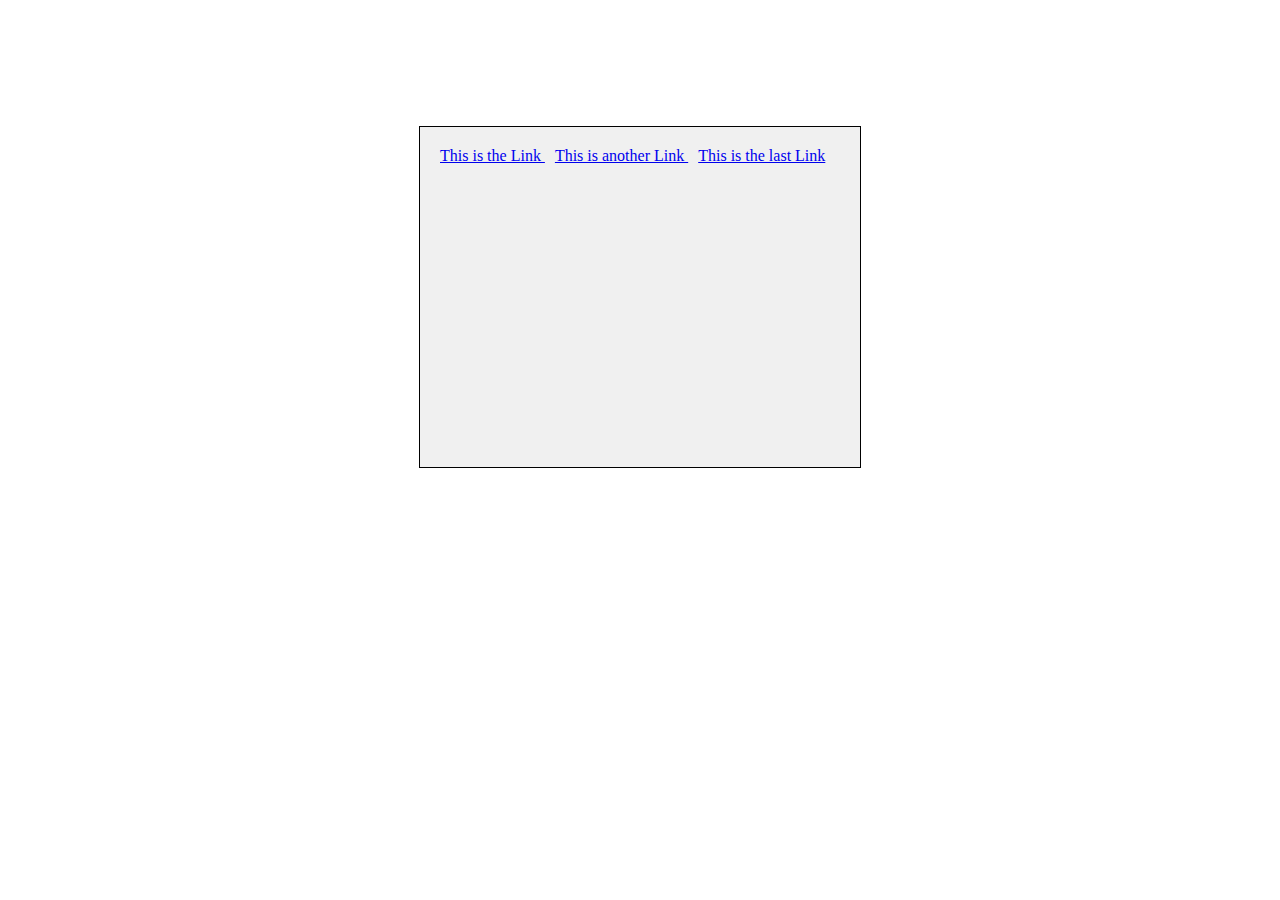
<file: Webframe/Test_Tooltip.html>
<!doctype html>
<html>
<head>
<meta charset="utf-8">
<title>Test_Tooltip</title>
	<style type="text/css">
		.container{
			width: 400px;
			height: 300px;
			background: #F0F0F0;
			border: 1px solid #000000;
			margin: 10% auto;
			padding:20px;
		}
		
		a{margin-right:10px;}
		
		/* start the tooltip css*/
		.tooltip {position:relative; z-index:20;}
		.tooltip span {display:none;}
		.tooltip:hover {z-index:21;}
		.tooltip:hover span {
			display:block;
			width:150px;
			text-align:center;
			padding:5px;
			color:#fff;
			background:#535663;
			font-size:11px;
			text-decoration:none;
			position:absolute;
			border-radius:6px;
			top:20px;
			left:5px;
		}
	
	</style>
</head>

		<div class="container">
			<a href="#" class="tooltip	"> This is the Link 
				<span>This is the tooltip</span></a>
			<a href="#" class="tooltip	"> This is another Link 
				<span>This is another tooltip</span></a>
			<a href="#" class="tooltip	"> This is the last Link 
				<span>This is the last tooltip</span></a>
		</div>
<body>
</body>
</html>
</file>
<file: templated-industrious/assets/css/main.css>
@import url(font-awesome.min.css);
@import url("https://fonts.googleapis.com/css?family=Raleway:200,300,400,500,600");
/*
	Industrious by TEMPLATED
	templated.co @templatedco
	Released for free under the Creative Commons Attribution 3.0 license (templated.co/license)
*/
/* Basic */
@-ms-viewport {
  width: device-width; }
body {
  -ms-overflow-style: scrollbar; }

@media screen and (max-width: 480px) {
  html, body {
    min-width: 320px; } }
html {
  box-sizing: border-box; }

*, *:before, *:after {
  box-sizing: inherit; }

body {
  background: #ffffff; }
  body.is-preload *, body.is-preload *:before, body.is-preload *:after {
    -moz-animation: none !important;
    -webkit-animation: none !important;
    -ms-animation: none !important;
    animation: none !important;
    -moz-transition: none !important;
    -webkit-transition: none !important;
    -ms-transition: none !important;
    transition: none !important; }

html, body, div, span, applet, object,
iframe, h1, h2, h3, h4, h5, h6, p, blockquote,
pre, a, abbr, acronym, address, big, cite,
code, del, dfn, em, img, ins, kbd, q, s, samp,
small, strike, strong, sub, sup, tt, var, b,
u, i, center, dl, dt, dd, ol, ul, li, fieldset,
form, label, legend, table, caption, tbody,
tfoot, thead, tr, th, td, article, aside,
canvas, details, embed, figure, figcaption,
footer, header, hgroup, menu, nav, output, ruby,
section, summary, time, mark, audio, video {
  margin: 0;
  padding: 0;
  border: 0;
  font-size: 100%;
  font: inherit;
  vertical-align: baseline; }

article, aside, details, figcaption, figure,
footer, header, hgroup, menu, nav, section {
  display: block; }

body {
  line-height: 1; }

ol, ul {
  list-style: none; }

blockquote, q {
  quotes: none; }
  blockquote:before, blockquote:after, q:before, q:after {
    content: '';
    content: none; }

table {
  border-collapse: collapse;
  border-spacing: 0; }

body {
  -webkit-text-size-adjust: none; }

mark {
  background-color: transparent;
  color: inherit; }

input::-moz-focus-inner {
  border: 0;
  padding: 0; }

input, select, textarea {
  -moz-appearance: none;
  -webkit-appearance: none;
  -ms-appearance: none;
  appearance: none; }

/* Typography */
html {
  font-size: 13pt; }
  @media screen and (max-width: 1680px) {
    html {
      font-size: 11pt; } }
  @media screen and (max-width: 980px) {
    html {
      font-size: 12pt; } }
  @media screen and (max-width: 480px) {
    html {
      font-size: 11pt; } }

body {
  background-color: #ffffff;
  color: #444444; }

body, input, select, textarea {
  font-family: "Raleway", Arial, Helvetica, sans-serif;
  font-weight: 400;
  font-size: 1rem;
  line-height: 1.65; }

a {
  -moz-transition: color 0.2s ease-in-out;
  -webkit-transition: color 0.2s ease-in-out;
  -ms-transition: color 0.2s ease-in-out;
  transition: color 0.2s ease-in-out;
  text-decoration: underline; }
  a:hover {
    text-decoration: none; }

strong, b {
  font-weight: 600; }

em, i {
  font-style: italic; }

p {
  margin: 0 0 2rem 0; }

header.special {
  text-align: center;
  margin-bottom: 4rem; }
  header.special p {
    max-width: 75%;
    margin-left: auto;
    margin-right: auto; }

h1, h2, h3, h4, h5, h6 {
  font-weight: 300;
  line-height: 1.5;
  text-transform: uppercase;
  margin: 0 0 1.5rem 0; }
  h1 a, h2 a, h3 a, h4 a, h5 a, h6 a {
    color: inherit;
    text-decoration: none; }

h1 {
  font-size: 3rem;
  line-height: 1.2; }

h2 {
  font-size: 2.25rem;
  line-height: 1.3; }

h3 {
  font-size: 1.25rem; }

h4 {
  font-size: 1rem; }

h5 {
  font-size: 0.9rem; }

h6 {
  font-size: 0.7rem; }

@media screen and (max-width: 736px) {
  h1 {
    font-size: 2.75rem;
    line-height: 1.3; }

  h2 {
    font-size: 1.75rem;
    line-height: 1.5; }

  h3 {
    font-size: 1.25rem; } }
sub {
  font-size: 0.8rem;
  position: relative;
  top: 0.5rem; }

sup {
  font-size: 0.8rem;
  position: relative;
  top: -0.5rem; }

blockquote {
  border-left: solid 0.5rem;
  font-style: italic;
  margin: 0 0 2rem 0;
  padding: 1rem 0 1rem 2rem; }

code {
  border-radius: 4px;
  border: solid 1px;
  font-family: "Courier New", monospace;
  font-size: 0.9rem;
  margin: 0 0.25rem;
  padding: 0.25rem 0.65rem; }

pre {
  -webkit-overflow-scrolling: touch;
  font-family: "Courier New", monospace;
  font-size: 0.9rem;
  margin: 0 0 2rem 0; }
  pre code {
    display: block;
    line-height: 1.75;
    padding: 1rem 1.5rem;
    overflow-x: auto; }

hr {
  border: 0;
  border-bottom: solid 1px;
  margin: 2rem 0; }
  hr.major {
    margin: 4rem 0; }

input, select, textarea {
  color: #555555; }

a {
  color: #ce1b28; }

strong, b {
  color: #555555; }

h1, h2, h3, h4, h5, h6 {
  color: #555555; }

blockquote {
  border-left-color: rgba(0, 0, 0, 0.25); }

code {
  background: rgba(0, 0, 0, 0.075);
  border-color: rgba(0, 0, 0, 0.25); }

hr {
  border-bottom-color: rgba(0, 0, 0, 0.25); }

/* Inner */
.inner {
  margin: 0 auto;
  width: 75rem;
  max-width: calc(100% - 6rem); }
  @media screen and (max-width: 480px) {
    .inner {
      max-width: calc(100% - 3rem); } }

/* Button */
input[type="submit"],
input[type="reset"],
input[type="button"],
button,
.button {
  -moz-appearance: none;
  -webkit-appearance: none;
  -ms-appearance: none;
  appearance: none;
  -moz-transition: background-color 0.2s ease-in-out, box-shadow 0.2s ease-in-out, color 0.2s ease-in-out;
  -webkit-transition: background-color 0.2s ease-in-out, box-shadow 0.2s ease-in-out, color 0.2s ease-in-out;
  -ms-transition: background-color 0.2s ease-in-out, box-shadow 0.2s ease-in-out, color 0.2s ease-in-out;
  transition: background-color 0.2s ease-in-out, box-shadow 0.2s ease-in-out, color 0.2s ease-in-out;
  border: 0;
  border-radius: 4px;
  cursor: pointer;
  display: inline-block;
  font-weight: 600;
  height: 3.25rem;
  line-height: 3.25rem;
  padding: 0 1.75rem;
  text-align: center;
  text-decoration: none;
  white-space: nowrap; }
  input[type="submit"].small,
  input[type="reset"].small,
  input[type="button"].small,
  button.small,
  .button.small {
    font-size: 0.8rem;
    height: 2.4375rem;
    line-height: 2.4375rem;
    padding: 0 1.25rem; }
  input[type="submit"].large,
  input[type="reset"].large,
  input[type="button"].large,
  button.large,
  .button.large {
    font-size: 1.35rem;
    height: 4.0625rem;
    line-height: 4.0625rem;
    padding: 0 2rem; }
  input[type="submit"].wide,
  input[type="reset"].wide,
  input[type="button"].wide,
  button.wide,
  .button.wide {
    min-width: 13rem; }
  input[type="submit"].icon:before,
  input[type="reset"].icon:before,
  input[type="button"].icon:before,
  button.icon:before,
  .button.icon:before {
    margin-right: 0.5rem; }
  input[type="submit"].fit,
  input[type="reset"].fit,
  input[type="button"].fit,
  button.fit,
  .button.fit {
    width: 100%; }
  input[type="submit"].disabled, input[type="submit"]:disabled,
  input[type="reset"].disabled,
  input[type="reset"]:disabled,
  input[type="button"].disabled,
  input[type="button"]:disabled,
  button.disabled,
  button:disabled,
  .button.disabled,
  .button:disabled {
    pointer-events: none;
    opacity: 0.25; }

input[type="submit"],
input[type="reset"],
input[type="button"],
button,
.button {
  background-color: transparent;
  box-shadow: inset 0 0 0 1px #555555;
  color: #555555 !important; }
  input[type="submit"]:hover,
  input[type="reset"]:hover,
  input[type="button"]:hover,
  button:hover,
  .button:hover {
    box-shadow: inset 0 0 0 1px #ce1b28;
    color: #ce1b28 !important; }
    input[type="submit"]:hover:active,
    input[type="reset"]:hover:active,
    input[type="button"]:hover:active,
    button:hover:active,
    .button:hover:active {
      background-color: rgba(206, 27, 40, 0.25); }
  input[type="submit"].primary,
  input[type="reset"].primary,
  input[type="button"].primary,
  button.primary,
  .button.primary {
    box-shadow: none;
    background-color: #ce1b28;
    color: #ffffff !important; }
    input[type="submit"].primary:hover,
    input[type="reset"].primary:hover,
    input[type="button"].primary:hover,
    button.primary:hover,
    .button.primary:hover {
      background-color: #e2212f;
      box-shadow: none; }
      input[type="submit"].primary:hover:active,
      input[type="reset"].primary:hover:active,
      input[type="button"].primary:hover:active,
      button.primary:hover:active,
      .button.primary:hover:active {
        background-color: #b71824; }

/* Form */
form {
  margin: 0 0 2rem 0; }

input[type="text"],
input[type="password"],
input[type="email"],
input[type="tel"],
input[type="search"],
input[type="url"],
select,
textarea {
  -moz-appearance: none;
  -webkit-appearance: none;
  -ms-appearance: none;
  appearance: none;
  border-radius: 4px;
  border: none;
  border: solid 1px;
  color: inherit;
  display: block;
  outline: 0;
  padding: 0 1rem;
  text-decoration: none;
  width: 100%; }
  input[type="text"]:invalid,
  input[type="password"]:invalid,
  input[type="email"]:invalid,
  input[type="tel"]:invalid,
  input[type="search"]:invalid,
  input[type="url"]:invalid,
  select:invalid,
  textarea:invalid {
    box-shadow: none; }

label {
  display: block;
  font-size: 1rem;
  font-weight: 600;
  margin: 0 0 1rem 0; }

input[type="text"],
input[type="password"],
input[type="email"],
input[type="tel"],
input[type="search"],
input[type="url"] {
  height: 3.25rem; }

select {
  background-size: 1.25rem;
  background-repeat: no-repeat;
  background-position: calc(100% - 1rem) center;
  height: 3.25rem;
  padding-right: 3.25rem;
  text-overflow: ellipsis; }
  select:focus::-ms-value {
    background-color: transparent; }
  select::-ms-expand {
    display: none; }

textarea {
  padding: 0.75rem 1rem; }

input[type="checkbox"],
input[type="radio"] {
  -moz-appearance: none;
  -webkit-appearance: none;
  -ms-appearance: none;
  appearance: none;
  display: block;
  float: left;
  margin-right: -2rem;
  opacity: 0;
  width: 1rem;
  z-index: -1; }
  input[type="checkbox"] + label,
  input[type="radio"] + label {
    text-decoration: none;
    cursor: pointer;
    display: inline-block;
    font-size: 1rem;
    font-weight: 400;
    padding-left: 2.825rem;
    padding-right: 0.875rem;
    position: relative; }
    input[type="checkbox"] + label:before,
    input[type="radio"] + label:before {
      -moz-osx-font-smoothing: grayscale;
      -webkit-font-smoothing: antialiased;
      font-family: FontAwesome;
      font-style: normal;
      font-weight: normal;
      text-transform: none !important; }
    input[type="checkbox"] + label:before,
    input[type="radio"] + label:before {
      border-radius: 4px;
      border: solid 1px;
      content: '';
      display: inline-block;
      height: 1.95rem;
      left: 0;
      line-height: 1.86875rem;
      position: absolute;
      text-align: center;
      top: -0.1625rem;
      width: 1.95rem; }
  input[type="checkbox"]:checked + label:before,
  input[type="radio"]:checked + label:before {
    content: '\f00c'; }

input[type="checkbox"] + label:before {
  border-radius: 4px; }

input[type="radio"] + label:before {
  border-radius: 100%; }

::-webkit-input-placeholder {
  opacity: 1.0; }

:-moz-placeholder {
  opacity: 1.0; }

::-moz-placeholder {
  opacity: 1.0; }

:-ms-input-placeholder {
  opacity: 1.0; }

label {
  color: #555555; }

input[type="text"],
input[type="password"],
input[type="email"],
input[type="tel"],
input[type="search"],
input[type="url"],
select,
textarea {
  background-color: rgba(0, 0, 0, 0.075);
  border-color: rgba(0, 0, 0, 0.25); }
  input[type="text"]:focus,
  input[type="password"]:focus,
  input[type="email"]:focus,
  input[type="tel"]:focus,
  input[type="search"]:focus,
  input[type="url"]:focus,
  select:focus,
  textarea:focus {
    border-color: #ce1b28;
    box-shadow: 0 0 0 1px #ce1b28; }

select {
  background-image: url("data:image/svg+xml;charset=utf8,%3Csvg xmlns='http://www.w3.org/2000/svg' width='40' height='40' preserveAspectRatio='none' viewBox='0 0 40 40'%3E%3Cpath d='M9.4,12.3l10.4,10.4l10.4-10.4c0.2-0.2,0.5-0.4,0.9-0.4c0.3,0,0.6,0.1,0.9,0.4l3.3,3.3c0.2,0.2,0.4,0.5,0.4,0.9 c0,0.4-0.1,0.6-0.4,0.9L20.7,31.9c-0.2,0.2-0.5,0.4-0.9,0.4c-0.3,0-0.6-0.1-0.9-0.4L4.3,17.3c-0.2-0.2-0.4-0.5-0.4-0.9 c0-0.4,0.1-0.6,0.4-0.9l3.3-3.3c0.2-0.2,0.5-0.4,0.9-0.4S9.1,12.1,9.4,12.3z' fill='rgba(0, 0, 0, 0.25)' /%3E%3C/svg%3E"); }
  select option {
    color: #444444;
    background-color: #ffffff; }

input[type="checkbox"] + label,
input[type="radio"] + label {
  color: #444444; }
  input[type="checkbox"] + label:before,
  input[type="radio"] + label:before {
    background: rgba(0, 0, 0, 0.075);
    border-color: rgba(0, 0, 0, 0.25); }
input[type="checkbox"]:checked + label:before,
input[type="radio"]:checked + label:before {
  background-color: #ce1b28;
  border-color: #ce1b28;
  color: #ffffff; }
input[type="checkbox"]:focus + label:before,
input[type="radio"]:focus + label:before {
  border-color: #ce1b28;
  box-shadow: 0 0 0 1px #ce1b28; }

::-webkit-input-placeholder {
  color: #bbbbbb !important; }

:-moz-placeholder {
  color: #bbbbbb !important; }

::-moz-placeholder {
  color: #bbbbbb !important; }

:-ms-input-placeholder {
  color: #bbbbbb !important; }

/* List */
ol {
  list-style: decimal;
  margin: 0 0 2rem 0;
  padding-left: 1.25rem; }
  ol li {
    padding-left: 0.25rem; }

ul {
  list-style: disc;
  margin: 0 0 2rem 0;
  padding-left: 1rem; }
  ul li {
    padding-left: 0.325rem; }
  ul.plain {
    list-style: none;
    padding-left: 0; }
    ul.plain li {
      margin-bottom: 1rem; }
      ul.plain li .icon {
        border-radius: 4px;
        color: #ffffff;
        display: inline-block;
        margin-right: 1rem;
        text-align: center;
        width: 2rem;
        height: 2rem;
        line-height: 2rem;
        background: rgba(0, 0, 0, 0.5); }
  ul.alt {
    list-style: none;
    padding-left: 0; }
    ul.alt li {
      border-top: solid 1px;
      padding: 0.75rem 0; }
      ul.alt li:first-child {
        border-top: 0;
        padding-top: 0; }
      ul.alt li:last-child {
        padding-bottom: 0; }

dl {
  margin: 0 0 2rem 0; }
  dl dt {
    display: block;
    font-weight: 600;
    margin: 0 0 1rem 0; }
  dl dd {
    margin-left: 1.5rem; }

ul.alt li {
  border-top-color: rgba(0, 0, 0, 0.25); }

/* Table */
.table-wrapper {
  -webkit-overflow-scrolling: touch;
  overflow-x: auto; }

table {
  margin: 0 0 2rem 0;
  width: 100%; }
  table tbody tr {
    border: solid 1px;
    border-left: 0;
    border-right: 0; }
  table td {
    padding: 0.75rem 0.75rem; }
  table th {
    font-size: 0.9rem;
    font-weight: 600;
    padding: 0 0.75rem 0.75rem 0.75rem;
    text-align: left; }
  table thead {
    border-bottom: solid 2px; }
  table tfoot {
    border-top: solid 2px; }
  table.alt {
    border-collapse: separate; }
    table.alt tbody tr td {
      border: solid 1px;
      border-left-width: 0;
      border-top-width: 0; }
      table.alt tbody tr td:first-child {
        border-left-width: 1px; }
    table.alt tbody tr:first-child td {
      border-top-width: 1px; }
    table.alt thead {
      border-bottom: 0; }
    table.alt tfoot {
      border-top: 0; }

table tbody tr {
  border-color: rgba(0, 0, 0, 0.25); }
  table tbody tr:nth-child(2n + 1) {
    background-color: rgba(0, 0, 0, 0.075); }
table th {
  color: #555555; }
table thead {
  border-bottom-color: rgba(0, 0, 0, 0.25); }
table tfoot {
  border-top-color: rgba(0, 0, 0, 0.25); }
table.alt tbody tr td {
  border-color: rgba(0, 0, 0, 0.25); }

/* Highlights */
.highlights {
  width: 100%;
  margin: 2.5rem 0;
  display: -moz-flex;
  display: -webkit-flex;
  display: -ms-flex;
  display: flex;
  -moz-flex-wrap: wrap;
  -webkit-flex-wrap: wrap;
  -ms-flex-wrap: wrap;
  flex-wrap: wrap;
  -moz-align-items: -moz-stretch;
  -webkit-align-items: -webkit-stretch;
  -ms-align-items: -ms-stretch;
  align-items: stretch; }
  .highlights > * {
    -moz-flex-shrink: 1;
    -webkit-flex-shrink: 1;
    -ms-flex-shrink: 1;
    flex-shrink: 1;
    -moz-flex-grow: 0;
    -webkit-flex-grow: 0;
    -ms-flex-grow: 0;
    flex-grow: 0; }
  .highlights > * {
    width: 33.3333333333%; }
  .highlights > * {
    padding: 1.5rem;
    width: calc(33.3333333333% + 1rem); }
  .highlights > :nth-child(-n + 3) {
    padding-top: 0; }
  .highlights > :nth-last-child(-n + 3) {
    padding-bottom: 0; }
  .highlights > :nth-child(3n + 1) {
    padding-left: 0; }
  .highlights > :nth-child(3n) {
    padding-right: 0; }
  .highlights > :nth-child(3n + 1),
  .highlights > :nth-child(3n) {
    width: calc(33.3333333333% + -0.5rem); }
  .highlights .content {
    border-radius: 4px;
    height: 100%;
    padding: 3rem;
    text-align: center; }
    .highlights .content .icon {
      font-size: 5rem; }
  .highlights > div > :last-child {
    margin-bottom: 0; }
  @media screen and (max-width: 980px) {
    .highlights > * {
      width: 50%; }
    .highlights > * {
      padding: 1rem;
      width: calc(33.3333333333% + 0.6666666667rem); }
    .highlights > :nth-child(-n + 3) {
      padding-top: 1rem; }
    .highlights > :nth-last-child(-n + 3) {
      padding-bottom: 1rem; }
    .highlights > :nth-child(3n + 1) {
      padding-left: 1rem; }
    .highlights > :nth-child(3n) {
      padding-right: 1rem; }
    .highlights > :nth-child(3n + 1),
    .highlights > :nth-child(3n) {
      padding: 1rem;
      width: calc(50% + 1rem); }
    .highlights > * {
      padding: 1rem;
      width: calc(50% + 1rem); }
    .highlights > :nth-child(-n + 2) {
      padding-top: 0; }
    .highlights > :nth-last-child(-n + 2) {
      padding-bottom: 0; }
    .highlights > :nth-child(2n + 1) {
      padding-left: 0; }
    .highlights > :nth-child(2n) {
      padding-right: 0; }
    .highlights > :nth-child(2n + 1),
    .highlights > :nth-child(2n) {
      width: calc(50% + 0rem); }
    .highlights .content {
      padding: 2rem; } }
  @media screen and (max-width: 736px) {
    .highlights > * {
      width: 100%; }
    .highlights > * {
      padding: 1rem;
      width: calc(33.3333333333% + 0.6666666667rem); }
    .highlights > :nth-child(-n + 3) {
      padding-top: 1rem; }
    .highlights > :nth-last-child(-n + 3) {
      padding-bottom: 1rem; }
    .highlights > :nth-child(3n + 1) {
      padding-left: 1rem; }
    .highlights > :nth-child(3n) {
      padding-right: 1rem; }
    .highlights > :nth-child(3n + 1),
    .highlights > :nth-child(3n) {
      padding: 1rem;
      width: calc(100% + 2rem); }
    .highlights > * {
      padding: 1rem;
      width: calc(50% + 1rem); }
    .highlights > :nth-child(-n + 2) {
      padding-top: 1rem; }
    .highlights > :nth-last-child(-n + 2) {
      padding-bottom: 1rem; }
    .highlights > :nth-child(2n + 1) {
      padding-left: 1rem; }
    .highlights > :nth-child(2n) {
      padding-right: 1rem; }
    .highlights > :nth-child(2n + 1),
    .highlights > :nth-child(2n) {
      padding: 1rem;
      width: calc(100% + 2rem); }
    .highlights > * {
      padding: 1rem;
      width: calc(100% + 2rem); }
    .highlights > :nth-child(-n + 1) {
      padding-top: 0; }
    .highlights > :nth-last-child(-n + 1) {
      padding-bottom: 0; }
    .highlights > :nth-child(1n + 1) {
      padding-left: 0; }
    .highlights > :nth-child(1n) {
      padding-right: 0; }
    .highlights > :nth-child(1n + 1),
    .highlights > :nth-child(1n) {
      width: calc(100% + 1rem); } }

.highlights .content {
  background: #ffffff;
  box-shadow: 0px 0px 4px 1px rgba(0, 0, 0, 0.025); }

/* Testimonials */
.testimonials {
  margin: 2.5rem 0;
  width: 100%;
  display: -moz-flex;
  display: -webkit-flex;
  display: -ms-flex;
  display: flex;
  -moz-flex-wrap: wrap;
  -webkit-flex-wrap: wrap;
  -ms-flex-wrap: wrap;
  flex-wrap: wrap;
  -moz-align-items: -moz-stretch;
  -webkit-align-items: -webkit-stretch;
  -ms-align-items: -ms-stretch;
  align-items: stretch; }
  .testimonials > * {
    -moz-flex-shrink: 1;
    -webkit-flex-shrink: 1;
    -ms-flex-shrink: 1;
    flex-shrink: 1;
    -moz-flex-grow: 0;
    -webkit-flex-grow: 0;
    -ms-flex-grow: 0;
    flex-grow: 0; }
  .testimonials > * {
    width: 33.3333333333%; }
  .testimonials > * {
    padding: 1.5rem;
    width: calc(33.3333333333% + 1rem); }
  .testimonials > :nth-child(-n + 3) {
    padding-top: 0; }
  .testimonials > :nth-last-child(-n + 3) {
    padding-bottom: 0; }
  .testimonials > :nth-child(3n + 1) {
    padding-left: 0; }
  .testimonials > :nth-child(3n) {
    padding-right: 0; }
  .testimonials > :nth-child(3n + 1),
  .testimonials > :nth-child(3n) {
    width: calc(33.3333333333% + -0.5rem); }
  .testimonials .content {
    border-radius: 4px;
    height: 100%;
    padding: 3rem; }
    .testimonials .content .author {
      display: -moz-flex;
      display: -webkit-flex;
      display: -ms-flex;
      display: flex;
      -moz-align-items: center;
      -webkit-align-items: center;
      -ms-align-items: center;
      align-items: center; }
      .testimonials .content .author blockquote {
        margin: 0; }
      .testimonials .content .author .image {
        margin-right: 2rem;
        width: 20%; }
        .testimonials .content .author .image img {
          border-radius: 100%;
          max-width: 100%; }
    .testimonials .content .credit {
      font-size: 0.75rem; }
    .testimonials .content p:last-child {
      margin: 0; }
  .testimonials > div > :last-child {
    margin-bottom: 0; }
  @media screen and (max-width: 980px) {
    .testimonials > * {
      width: 50%; }
    .testimonials > * {
      padding: 1rem;
      width: calc(33.3333333333% + 0.6666666667rem); }
    .testimonials > :nth-child(-n + 3) {
      padding-top: 1rem; }
    .testimonials > :nth-last-child(-n + 3) {
      padding-bottom: 1rem; }
    .testimonials > :nth-child(3n + 1) {
      padding-left: 1rem; }
    .testimonials > :nth-child(3n) {
      padding-right: 1rem; }
    .testimonials > :nth-child(3n + 1),
    .testimonials > :nth-child(3n) {
      padding: 1rem;
      width: calc(50% + 1rem); }
    .testimonials > * {
      padding: 1rem;
      width: calc(50% + 1rem); }
    .testimonials > :nth-child(-n + 2) {
      padding-top: 0; }
    .testimonials > :nth-last-child(-n + 2) {
      padding-bottom: 0; }
    .testimonials > :nth-child(2n + 1) {
      padding-left: 0; }
    .testimonials > :nth-child(2n) {
      padding-right: 0; }
    .testimonials > :nth-child(2n + 1),
    .testimonials > :nth-child(2n) {
      width: calc(50% + 0rem); }
    .testimonials .content {
      padding: 2rem; } }
  @media screen and (max-width: 736px) {
    .testimonials > * {
      width: 100%; }
    .testimonials > * {
      padding: 1rem;
      width: calc(33.3333333333% + 0.6666666667rem); }
    .testimonials > :nth-child(-n + 3) {
      padding-top: 1rem; }
    .testimonials > :nth-last-child(-n + 3) {
      padding-bottom: 1rem; }
    .testimonials > :nth-child(3n + 1) {
      padding-left: 1rem; }
    .testimonials > :nth-child(3n) {
      padding-right: 1rem; }
    .testimonials > :nth-child(3n + 1),
    .testimonials > :nth-child(3n) {
      padding: 1rem;
      width: calc(100% + 2rem); }
    .testimonials > * {
      padding: 1rem;
      width: calc(50% + 1rem); }
    .testimonials > :nth-child(-n + 2) {
      padding-top: 1rem; }
    .testimonials > :nth-last-child(-n + 2) {
      padding-bottom: 1rem; }
    .testimonials > :nth-child(2n + 1) {
      padding-left: 1rem; }
    .testimonials > :nth-child(2n) {
      padding-right: 1rem; }
    .testimonials > :nth-child(2n + 1),
    .testimonials > :nth-child(2n) {
      padding: 1rem;
      width: calc(100% + 2rem); }
    .testimonials > * {
      padding: 1rem;
      width: calc(100% + 2rem); }
    .testimonials > :nth-child(-n + 1) {
      padding-top: 0; }
    .testimonials > :nth-last-child(-n + 1) {
      padding-bottom: 0; }
    .testimonials > :nth-child(1n + 1) {
      padding-left: 0; }
    .testimonials > :nth-child(1n) {
      padding-right: 0; }
    .testimonials > :nth-child(1n + 1),
    .testimonials > :nth-child(1n) {
      width: calc(100% + 1rem); } }

.testimonials .content {
  background: #ffffff;
  box-shadow: 0px 0px 4px 1px rgba(0, 0, 0, 0.025); }
  .testimonials .content .credit strong {
    color: #ce1b28; }

/* Actions */
ul.actions {
  display: -moz-flex;
  display: -webkit-flex;
  display: -ms-flex;
  display: flex;
  cursor: default;
  list-style: none;
  margin-left: -1rem;
  padding-left: 0; }
  ul.actions li {
    padding: 0 0 0 1rem;
    vertical-align: middle; }
  ul.actions.special {
    -moz-justify-content: center;
    -webkit-justify-content: center;
    -ms-justify-content: center;
    justify-content: center;
    width: calc(100% + 1rem); }
  ul.actions.stacked {
    -moz-flex-direction: column;
    -webkit-flex-direction: column;
    -ms-flex-direction: column;
    flex-direction: column;
    margin-left: 0; }
    ul.actions.stacked li {
      padding: 1.3rem 0 0 0; }
      ul.actions.stacked li:first-child {
        padding-top: 0; }
  ul.actions.fit {
    width: calc(100% + 1rem); }
    ul.actions.fit li {
      -moz-flex-grow: 1;
      -webkit-flex-grow: 1;
      -ms-flex-grow: 1;
      flex-grow: 1;
      -moz-flex-shrink: 1;
      -webkit-flex-shrink: 1;
      -ms-flex-shrink: 1;
      flex-shrink: 1;
      width: 100%; }
      ul.actions.fit li > * {
        width: 100%; }
    ul.actions.fit.stacked {
      width: 100%; }
  @media screen and (max-width: 480px) {
    ul.actions:not(.fixed) {
      -moz-flex-direction: column;
      -webkit-flex-direction: column;
      -ms-flex-direction: column;
      flex-direction: column;
      margin-left: 0;
      width: 100% !important; }
      ul.actions:not(.fixed) li {
        -moz-flex-grow: 1;
        -webkit-flex-grow: 1;
        -ms-flex-grow: 1;
        flex-grow: 1;
        -moz-flex-shrink: 1;
        -webkit-flex-shrink: 1;
        -ms-flex-shrink: 1;
        flex-shrink: 1;
        padding: 1rem 0 0 0;
        text-align: center;
        width: 100%; }
        ul.actions:not(.fixed) li > * {
          width: 100%; }
        ul.actions:not(.fixed) li:first-child {
          padding-top: 0; }
        ul.actions:not(.fixed) li input[type="submit"],
        ul.actions:not(.fixed) li input[type="reset"],
        ul.actions:not(.fixed) li input[type="button"],
        ul.actions:not(.fixed) li button,
        ul.actions:not(.fixed) li .button {
          width: 100%; }
          ul.actions:not(.fixed) li input[type="submit"].icon:before,
          ul.actions:not(.fixed) li input[type="reset"].icon:before,
          ul.actions:not(.fixed) li input[type="button"].icon:before,
          ul.actions:not(.fixed) li button.icon:before,
          ul.actions:not(.fixed) li .button.icon:before {
            margin-left: -0.5rem; } }

/* Grid */
.row {
  display: flex;
  flex-wrap: wrap;
  box-sizing: border-box; }
  .row > * {
    box-sizing: border-box; }
  .row.gtr-uniform > * > :last-child {
    margin-bottom: 0; }

.row > .imp {
  order: -1; }
.row > .col-1 {
  width: 8.3333333333%; }
.row > .off-1 {
  margin-left: 8.3333333333%; }
.row > .col-2 {
  width: 16.6666666667%; }
.row > .off-2 {
  margin-left: 16.6666666667%; }
.row > .col-3 {
  width: 25%; }
.row > .off-3 {
  margin-left: 25%; }
.row > .col-4 {
  width: 33.3333333333%; }
.row > .off-4 {
  margin-left: 33.3333333333%; }
.row > .col-5 {
  width: 41.6666666667%; }
.row > .off-5 {
  margin-left: 41.6666666667%; }
.row > .col-6 {
  width: 50%; }
.row > .off-6 {
  margin-left: 50%; }
.row > .col-7 {
  width: 58.3333333333%; }
.row > .off-7 {
  margin-left: 58.3333333333%; }
.row > .col-8 {
  width: 66.6666666667%; }
.row > .off-8 {
  margin-left: 66.6666666667%; }
.row > .col-9 {
  width: 75%; }
.row > .off-9 {
  margin-left: 75%; }
.row > .col-10 {
  width: 83.3333333333%; }
.row > .off-10 {
  margin-left: 83.3333333333%; }
.row > .col-11 {
  width: 91.6666666667%; }
.row > .off-11 {
  margin-left: 91.6666666667%; }
.row > .col-12 {
  width: 100%; }
.row > .off-12 {
  margin-left: 100%; }
.row.gtr-0 {
  margin-top: 0;
  margin-left: 0rem; }
  .row.gtr-0 > * {
    padding: 0 0 0 0rem; }
  .row.gtr-0.gtr-uniform {
    margin-top: 0rem; }
    .row.gtr-0.gtr-uniform > * {
      padding-top: 0rem; }
.row.gtr-25 {
  margin-top: 0;
  margin-left: -0.75rem; }
  .row.gtr-25 > * {
    padding: 0 0 0 0.75rem; }
  .row.gtr-25.gtr-uniform {
    margin-top: -0.75rem; }
    .row.gtr-25.gtr-uniform > * {
      padding-top: 0.75rem; }
.row.gtr-50 {
  margin-top: 0;
  margin-left: -1.5rem; }
  .row.gtr-50 > * {
    padding: 0 0 0 1.5rem; }
  .row.gtr-50.gtr-uniform {
    margin-top: -1.5rem; }
    .row.gtr-50.gtr-uniform > * {
      padding-top: 1.5rem; }
.row {
  margin-top: 0;
  margin-left: -3rem; }
  .row > * {
    padding: 0 0 0 3rem; }
  .row.gtr-uniform {
    margin-top: -3rem; }
    .row.gtr-uniform > * {
      padding-top: 3rem; }
.row.gtr-150 {
  margin-top: 0;
  margin-left: -4.5rem; }
  .row.gtr-150 > * {
    padding: 0 0 0 4.5rem; }
  .row.gtr-150.gtr-uniform {
    margin-top: -4.5rem; }
    .row.gtr-150.gtr-uniform > * {
      padding-top: 4.5rem; }
.row.gtr-200 {
  margin-top: 0;
  margin-left: -6rem; }
  .row.gtr-200 > * {
    padding: 0 0 0 6rem; }
  .row.gtr-200.gtr-uniform {
    margin-top: -6rem; }
    .row.gtr-200.gtr-uniform > * {
      padding-top: 6rem; }

@media screen and (max-width: 1680px) {
  .row {
    display: flex;
    flex-wrap: wrap;
    box-sizing: border-box; }
    .row > * {
      box-sizing: border-box; }
    .row.gtr-uniform > * > :last-child {
      margin-bottom: 0; }

  .row > .imp-xlarge {
    order: -1; }
  .row > .col-1-xlarge {
    width: 8.3333333333%; }
  .row > .off-1-xlarge {
    margin-left: 8.3333333333%; }
  .row > .col-2-xlarge {
    width: 16.6666666667%; }
  .row > .off-2-xlarge {
    margin-left: 16.6666666667%; }
  .row > .col-3-xlarge {
    width: 25%; }
  .row > .off-3-xlarge {
    margin-left: 25%; }
  .row > .col-4-xlarge {
    width: 33.3333333333%; }
  .row > .off-4-xlarge {
    margin-left: 33.3333333333%; }
  .row > .col-5-xlarge {
    width: 41.6666666667%; }
  .row > .off-5-xlarge {
    margin-left: 41.6666666667%; }
  .row > .col-6-xlarge {
    width: 50%; }
  .row > .off-6-xlarge {
    margin-left: 50%; }
  .row > .col-7-xlarge {
    width: 58.3333333333%; }
  .row > .off-7-xlarge {
    margin-left: 58.3333333333%; }
  .row > .col-8-xlarge {
    width: 66.6666666667%; }
  .row > .off-8-xlarge {
    margin-left: 66.6666666667%; }
  .row > .col-9-xlarge {
    width: 75%; }
  .row > .off-9-xlarge {
    margin-left: 75%; }
  .row > .col-10-xlarge {
    width: 83.3333333333%; }
  .row > .off-10-xlarge {
    margin-left: 83.3333333333%; }
  .row > .col-11-xlarge {
    width: 91.6666666667%; }
  .row > .off-11-xlarge {
    margin-left: 91.6666666667%; }
  .row > .col-12-xlarge {
    width: 100%; }
  .row > .off-12-xlarge {
    margin-left: 100%; }
  .row.gtr-0 {
    margin-top: 0;
    margin-left: 0rem; }
    .row.gtr-0 > * {
      padding: 0 0 0 0rem; }
    .row.gtr-0.gtr-uniform {
      margin-top: 0rem; }
      .row.gtr-0.gtr-uniform > * {
        padding-top: 0rem; }
  .row.gtr-25 {
    margin-top: 0;
    margin-left: -0.75rem; }
    .row.gtr-25 > * {
      padding: 0 0 0 0.75rem; }
    .row.gtr-25.gtr-uniform {
      margin-top: -0.75rem; }
      .row.gtr-25.gtr-uniform > * {
        padding-top: 0.75rem; }
  .row.gtr-50 {
    margin-top: 0;
    margin-left: -1.5rem; }
    .row.gtr-50 > * {
      padding: 0 0 0 1.5rem; }
    .row.gtr-50.gtr-uniform {
      margin-top: -1.5rem; }
      .row.gtr-50.gtr-uniform > * {
        padding-top: 1.5rem; }
  .row {
    margin-top: 0;
    margin-left: -3rem; }
    .row > * {
      padding: 0 0 0 3rem; }
    .row.gtr-uniform {
      margin-top: -3rem; }
      .row.gtr-uniform > * {
        padding-top: 3rem; }
  .row.gtr-150 {
    margin-top: 0;
    margin-left: -4.5rem; }
    .row.gtr-150 > * {
      padding: 0 0 0 4.5rem; }
    .row.gtr-150.gtr-uniform {
      margin-top: -4.5rem; }
      .row.gtr-150.gtr-uniform > * {
        padding-top: 4.5rem; }
  .row.gtr-200 {
    margin-top: 0;
    margin-left: -6rem; }
    .row.gtr-200 > * {
      padding: 0 0 0 6rem; }
    .row.gtr-200.gtr-uniform {
      margin-top: -6rem; }
      .row.gtr-200.gtr-uniform > * {
        padding-top: 6rem; } }
@media screen and (max-width: 1280px) {
  .row {
    display: flex;
    flex-wrap: wrap;
    box-sizing: border-box; }
    .row > * {
      box-sizing: border-box; }
    .row.gtr-uniform > * > :last-child {
      margin-bottom: 0; }

  .row > .imp-large {
    order: -1; }
  .row > .col-1-large {
    width: 8.3333333333%; }
  .row > .off-1-large {
    margin-left: 8.3333333333%; }
  .row > .col-2-large {
    width: 16.6666666667%; }
  .row > .off-2-large {
    margin-left: 16.6666666667%; }
  .row > .col-3-large {
    width: 25%; }
  .row > .off-3-large {
    margin-left: 25%; }
  .row > .col-4-large {
    width: 33.3333333333%; }
  .row > .off-4-large {
    margin-left: 33.3333333333%; }
  .row > .col-5-large {
    width: 41.6666666667%; }
  .row > .off-5-large {
    margin-left: 41.6666666667%; }
  .row > .col-6-large {
    width: 50%; }
  .row > .off-6-large {
    margin-left: 50%; }
  .row > .col-7-large {
    width: 58.3333333333%; }
  .row > .off-7-large {
    margin-left: 58.3333333333%; }
  .row > .col-8-large {
    width: 66.6666666667%; }
  .row > .off-8-large {
    margin-left: 66.6666666667%; }
  .row > .col-9-large {
    width: 75%; }
  .row > .off-9-large {
    margin-left: 75%; }
  .row > .col-10-large {
    width: 83.3333333333%; }
  .row > .off-10-large {
    margin-left: 83.3333333333%; }
  .row > .col-11-large {
    width: 91.6666666667%; }
  .row > .off-11-large {
    margin-left: 91.6666666667%; }
  .row > .col-12-large {
    width: 100%; }
  .row > .off-12-large {
    margin-left: 100%; }
  .row.gtr-0 {
    margin-top: 0;
    margin-left: 0rem; }
    .row.gtr-0 > * {
      padding: 0 0 0 0rem; }
    .row.gtr-0.gtr-uniform {
      margin-top: 0rem; }
      .row.gtr-0.gtr-uniform > * {
        padding-top: 0rem; }
  .row.gtr-25 {
    margin-top: 0;
    margin-left: -0.375rem; }
    .row.gtr-25 > * {
      padding: 0 0 0 0.375rem; }
    .row.gtr-25.gtr-uniform {
      margin-top: -0.375rem; }
      .row.gtr-25.gtr-uniform > * {
        padding-top: 0.375rem; }
  .row.gtr-50 {
    margin-top: 0;
    margin-left: -0.75rem; }
    .row.gtr-50 > * {
      padding: 0 0 0 0.75rem; }
    .row.gtr-50.gtr-uniform {
      margin-top: -0.75rem; }
      .row.gtr-50.gtr-uniform > * {
        padding-top: 0.75rem; }
  .row {
    margin-top: 0;
    margin-left: -1.5rem; }
    .row > * {
      padding: 0 0 0 1.5rem; }
    .row.gtr-uniform {
      margin-top: -1.5rem; }
      .row.gtr-uniform > * {
        padding-top: 1.5rem; }
  .row.gtr-150 {
    margin-top: 0;
    margin-left: -2.25rem; }
    .row.gtr-150 > * {
      padding: 0 0 0 2.25rem; }
    .row.gtr-150.gtr-uniform {
      margin-top: -2.25rem; }
      .row.gtr-150.gtr-uniform > * {
        padding-top: 2.25rem; }
  .row.gtr-200 {
    margin-top: 0;
    margin-left: -3rem; }
    .row.gtr-200 > * {
      padding: 0 0 0 3rem; }
    .row.gtr-200.gtr-uniform {
      margin-top: -3rem; }
      .row.gtr-200.gtr-uniform > * {
        padding-top: 3rem; } }
@media screen and (max-width: 980px) {
  .row {
    display: flex;
    flex-wrap: wrap;
    box-sizing: border-box; }
    .row > * {
      box-sizing: border-box; }
    .row.gtr-uniform > * > :last-child {
      margin-bottom: 0; }

  .row > .imp-medium {
    order: -1; }
  .row > .col-1-medium {
    width: 8.3333333333%; }
  .row > .off-1-medium {
    margin-left: 8.3333333333%; }
  .row > .col-2-medium {
    width: 16.6666666667%; }
  .row > .off-2-medium {
    margin-left: 16.6666666667%; }
  .row > .col-3-medium {
    width: 25%; }
  .row > .off-3-medium {
    margin-left: 25%; }
  .row > .col-4-medium {
    width: 33.3333333333%; }
  .row > .off-4-medium {
    margin-left: 33.3333333333%; }
  .row > .col-5-medium {
    width: 41.6666666667%; }
  .row > .off-5-medium {
    margin-left: 41.6666666667%; }
  .row > .col-6-medium {
    width: 50%; }
  .row > .off-6-medium {
    margin-left: 50%; }
  .row > .col-7-medium {
    width: 58.3333333333%; }
  .row > .off-7-medium {
    margin-left: 58.3333333333%; }
  .row > .col-8-medium {
    width: 66.6666666667%; }
  .row > .off-8-medium {
    margin-left: 66.6666666667%; }
  .row > .col-9-medium {
    width: 75%; }
  .row > .off-9-medium {
    margin-left: 75%; }
  .row > .col-10-medium {
    width: 83.3333333333%; }
  .row > .off-10-medium {
    margin-left: 83.3333333333%; }
  .row > .col-11-medium {
    width: 91.6666666667%; }
  .row > .off-11-medium {
    margin-left: 91.6666666667%; }
  .row > .col-12-medium {
    width: 100%; }
  .row > .off-12-medium {
    margin-left: 100%; }
  .row.gtr-0 {
    margin-top: 0;
    margin-left: 0rem; }
    .row.gtr-0 > * {
      padding: 0 0 0 0rem; }
    .row.gtr-0.gtr-uniform {
      margin-top: 0rem; }
      .row.gtr-0.gtr-uniform > * {
        padding-top: 0rem; }
  .row.gtr-25 {
    margin-top: 0;
    margin-left: -0.375rem; }
    .row.gtr-25 > * {
      padding: 0 0 0 0.375rem; }
    .row.gtr-25.gtr-uniform {
      margin-top: -0.375rem; }
      .row.gtr-25.gtr-uniform > * {
        padding-top: 0.375rem; }
  .row.gtr-50 {
    margin-top: 0;
    margin-left: -0.75rem; }
    .row.gtr-50 > * {
      padding: 0 0 0 0.75rem; }
    .row.gtr-50.gtr-uniform {
      margin-top: -0.75rem; }
      .row.gtr-50.gtr-uniform > * {
        padding-top: 0.75rem; }
  .row {
    margin-top: 0;
    margin-left: -1.5rem; }
    .row > * {
      padding: 0 0 0 1.5rem; }
    .row.gtr-uniform {
      margin-top: -1.5rem; }
      .row.gtr-uniform > * {
        padding-top: 1.5rem; }
  .row.gtr-150 {
    margin-top: 0;
    margin-left: -2.25rem; }
    .row.gtr-150 > * {
      padding: 0 0 0 2.25rem; }
    .row.gtr-150.gtr-uniform {
      margin-top: -2.25rem; }
      .row.gtr-150.gtr-uniform > * {
        padding-top: 2.25rem; }
  .row.gtr-200 {
    margin-top: 0;
    margin-left: -3rem; }
    .row.gtr-200 > * {
      padding: 0 0 0 3rem; }
    .row.gtr-200.gtr-uniform {
      margin-top: -3rem; }
      .row.gtr-200.gtr-uniform > * {
        padding-top: 3rem; } }
@media screen and (max-width: 736px) {
  .row {
    display: flex;
    flex-wrap: wrap;
    box-sizing: border-box; }
    .row > * {
      box-sizing: border-box; }
    .row.gtr-uniform > * > :last-child {
      margin-bottom: 0; }

  .row > .imp-small {
    order: -1; }
  .row > .col-1-small {
    width: 8.3333333333%; }
  .row > .off-1-small {
    margin-left: 8.3333333333%; }
  .row > .col-2-small {
    width: 16.6666666667%; }
  .row > .off-2-small {
    margin-left: 16.6666666667%; }
  .row > .col-3-small {
    width: 25%; }
  .row > .off-3-small {
    margin-left: 25%; }
  .row > .col-4-small {
    width: 33.3333333333%; }
  .row > .off-4-small {
    margin-left: 33.3333333333%; }
  .row > .col-5-small {
    width: 41.6666666667%; }
  .row > .off-5-small {
    margin-left: 41.6666666667%; }
  .row > .col-6-small {
    width: 50%; }
  .row > .off-6-small {
    margin-left: 50%; }
  .row > .col-7-small {
    width: 58.3333333333%; }
  .row > .off-7-small {
    margin-left: 58.3333333333%; }
  .row > .col-8-small {
    width: 66.6666666667%; }
  .row > .off-8-small {
    margin-left: 66.6666666667%; }
  .row > .col-9-small {
    width: 75%; }
  .row > .off-9-small {
    margin-left: 75%; }
  .row > .col-10-small {
    width: 83.3333333333%; }
  .row > .off-10-small {
    margin-left: 83.3333333333%; }
  .row > .col-11-small {
    width: 91.6666666667%; }
  .row > .off-11-small {
    margin-left: 91.6666666667%; }
  .row > .col-12-small {
    width: 100%; }
  .row > .off-12-small {
    margin-left: 100%; }
  .row.gtr-0 {
    margin-top: 0;
    margin-left: 0rem; }
    .row.gtr-0 > * {
      padding: 0 0 0 0rem; }
    .row.gtr-0.gtr-uniform {
      margin-top: 0rem; }
      .row.gtr-0.gtr-uniform > * {
        padding-top: 0rem; }
  .row.gtr-25 {
    margin-top: 0;
    margin-left: -0.3125rem; }
    .row.gtr-25 > * {
      padding: 0 0 0 0.3125rem; }
    .row.gtr-25.gtr-uniform {
      margin-top: -0.3125rem; }
      .row.gtr-25.gtr-uniform > * {
        padding-top: 0.3125rem; }
  .row.gtr-50 {
    margin-top: 0;
    margin-left: -0.625rem; }
    .row.gtr-50 > * {
      padding: 0 0 0 0.625rem; }
    .row.gtr-50.gtr-uniform {
      margin-top: -0.625rem; }
      .row.gtr-50.gtr-uniform > * {
        padding-top: 0.625rem; }
  .row {
    margin-top: 0;
    margin-left: -1.25rem; }
    .row > * {
      padding: 0 0 0 1.25rem; }
    .row.gtr-uniform {
      margin-top: -1.25rem; }
      .row.gtr-uniform > * {
        padding-top: 1.25rem; }
  .row.gtr-150 {
    margin-top: 0;
    margin-left: -1.875rem; }
    .row.gtr-150 > * {
      padding: 0 0 0 1.875rem; }
    .row.gtr-150.gtr-uniform {
      margin-top: -1.875rem; }
      .row.gtr-150.gtr-uniform > * {
        padding-top: 1.875rem; }
  .row.gtr-200 {
    margin-top: 0;
    margin-left: -2.5rem; }
    .row.gtr-200 > * {
      padding: 0 0 0 2.5rem; }
    .row.gtr-200.gtr-uniform {
      margin-top: -2.5rem; }
      .row.gtr-200.gtr-uniform > * {
        padding-top: 2.5rem; } }
@media screen and (max-width: 480px) {
  .row {
    display: flex;
    flex-wrap: wrap;
    box-sizing: border-box; }
    .row > * {
      box-sizing: border-box; }
    .row.gtr-uniform > * > :last-child {
      margin-bottom: 0; }

  .row > .imp-xsmall {
    order: -1; }
  .row > .col-1-xsmall {
    width: 8.3333333333%; }
  .row > .off-1-xsmall {
    margin-left: 8.3333333333%; }
  .row > .col-2-xsmall {
    width: 16.6666666667%; }
  .row > .off-2-xsmall {
    margin-left: 16.6666666667%; }
  .row > .col-3-xsmall {
    width: 25%; }
  .row > .off-3-xsmall {
    margin-left: 25%; }
  .row > .col-4-xsmall {
    width: 33.3333333333%; }
  .row > .off-4-xsmall {
    margin-left: 33.3333333333%; }
  .row > .col-5-xsmall {
    width: 41.6666666667%; }
  .row > .off-5-xsmall {
    margin-left: 41.6666666667%; }
  .row > .col-6-xsmall {
    width: 50%; }
  .row > .off-6-xsmall {
    margin-left: 50%; }
  .row > .col-7-xsmall {
    width: 58.3333333333%; }
  .row > .off-7-xsmall {
    margin-left: 58.3333333333%; }
  .row > .col-8-xsmall {
    width: 66.6666666667%; }
  .row > .off-8-xsmall {
    margin-left: 66.6666666667%; }
  .row > .col-9-xsmall {
    width: 75%; }
  .row > .off-9-xsmall {
    margin-left: 75%; }
  .row > .col-10-xsmall {
    width: 83.3333333333%; }
  .row > .off-10-xsmall {
    margin-left: 83.3333333333%; }
  .row > .col-11-xsmall {
    width: 91.6666666667%; }
  .row > .off-11-xsmall {
    margin-left: 91.6666666667%; }
  .row > .col-12-xsmall {
    width: 100%; }
  .row > .off-12-xsmall {
    margin-left: 100%; }
  .row.gtr-0 {
    margin-top: 0;
    margin-left: 0rem; }
    .row.gtr-0 > * {
      padding: 0 0 0 0rem; }
    .row.gtr-0.gtr-uniform {
      margin-top: 0rem; }
      .row.gtr-0.gtr-uniform > * {
        padding-top: 0rem; }
  .row.gtr-25 {
    margin-top: 0;
    margin-left: -0.3125rem; }
    .row.gtr-25 > * {
      padding: 0 0 0 0.3125rem; }
    .row.gtr-25.gtr-uniform {
      margin-top: -0.3125rem; }
      .row.gtr-25.gtr-uniform > * {
        padding-top: 0.3125rem; }
  .row.gtr-50 {
    margin-top: 0;
    margin-left: -0.625rem; }
    .row.gtr-50 > * {
      padding: 0 0 0 0.625rem; }
    .row.gtr-50.gtr-uniform {
      margin-top: -0.625rem; }
      .row.gtr-50.gtr-uniform > * {
        padding-top: 0.625rem; }
  .row {
    margin-top: 0;
    margin-left: -1.25rem; }
    .row > * {
      padding: 0 0 0 1.25rem; }
    .row.gtr-uniform {
      margin-top: -1.25rem; }
      .row.gtr-uniform > * {
        padding-top: 1.25rem; }
  .row.gtr-150 {
    margin-top: 0;
    margin-left: -1.875rem; }
    .row.gtr-150 > * {
      padding: 0 0 0 1.875rem; }
    .row.gtr-150.gtr-uniform {
      margin-top: -1.875rem; }
      .row.gtr-150.gtr-uniform > * {
        padding-top: 1.875rem; }
  .row.gtr-200 {
    margin-top: 0;
    margin-left: -2.5rem; }
    .row.gtr-200 > * {
      padding: 0 0 0 2.5rem; }
    .row.gtr-200.gtr-uniform {
      margin-top: -2.5rem; }
      .row.gtr-200.gtr-uniform > * {
        padding-top: 2.5rem; } }
/* Icon */
.icon {
  text-decoration: none;
  border-bottom: none;
  position: relative; }
  .icon:before {
    -moz-osx-font-smoothing: grayscale;
    -webkit-font-smoothing: antialiased;
    font-family: FontAwesome;
    font-style: normal;
    font-weight: normal;
    text-transform: none !important; }
  .icon > .label {
    display: none; }

/* Icons */
ul.icons {
  cursor: default;
  list-style: none;
  padding-left: 0; }
  ul.icons li {
    display: inline-block;
    padding: 0 1rem 0 0; }
    ul.icons li:last-child {
      padding-right: 0; }
    ul.icons li .icon:before {
      font-size: 2rem; }

/* Image */
.image {
  border-radius: 4px;
  border: 0;
  display: inline-block;
  position: relative; }
  .image img {
    border-radius: 4px;
    display: block; }
  .image.left, .image.right {
    max-width: 40%; }
    .image.left img, .image.right img {
      width: 100%; }
  .image.left {
    float: left;
    margin: 0 2rem 2rem 0;
    top: 0.25rem; }
  .image.right {
    float: right;
    margin: 0 0 2rem 2rem;
    top: 0.25rem; }
  .image.fit {
    display: block;
    margin: 0 0 2rem 0;
    width: 100%; }
    .image.fit img {
      width: 100%; }
  .image.main {
    display: block;
    margin: 0 0 3rem 0;
    width: 100%; }
    .image.main img {
      width: 100%; }

/* Wrapper */
.wrapper {
  padding: 8rem 0 6rem 0 ;
  position: relative;
  z-index: 1; }
  @media screen and (max-width: 1280px) {
    .wrapper {
      padding: 4rem 0 2rem 0 ; } }
  @media screen and (max-width: 736px) {
    .wrapper {
      padding: 3rem 0 1rem 0 ; } }
  @media screen and (max-width: 480px) {
    .wrapper {
      padding: 2rem 0 0.1rem 0 ; } }

/* Banner */
#banner {
  -ms-flex-align: center;
  -ms-flex-pack: center;
  background-color: #111111;
  color: rgba(255, 255, 255, 0.5);
  -moz-align-items: center;
  -webkit-align-items: center;
  -ms-align-items: center;
  align-items: center;
  display: -moz-flex;
  display: -webkit-flex;
  display: -ms-flex;
  display: flex;
  -moz-justify-content: center;
  -webkit-justify-content: center;
  -ms-justify-content: center;
  justify-content: center;
  background-image: url("../../images/banner.jpg");
  background-position: center;
  background-repeat: no-repeat;
  background-size: cover;
  border-top: 0;
  display: -ms-flexbox;
  height: 35rem !important;
  min-height: 35rem;
  overflow: hidden;
  position: relative;
  text-align: center;
  width: 100%; }
  #banner input, #banner select, #banner textarea {
    color: #ffffff; }
  #banner a {
    color: #ce1b28; }
  #banner strong, #banner b {
    color: #ffffff; }
  #banner h1, #banner h2, #banner h3, #banner h4, #banner h5, #banner h6 {
    color: #ffffff; }
  #banner blockquote {
    border-left-color: rgba(255, 255, 255, 0.25); }
  #banner code {
    background: rgba(255, 255, 255, 0.075);
    border-color: rgba(255, 255, 255, 0.25); }
  #banner hr {
    border-bottom-color: rgba(255, 255, 255, 0.25); }
  #banner input[type="submit"],
  #banner input[type="reset"],
  #banner input[type="button"],
  #banner button,
  #banner .button {
    background-color: transparent;
    box-shadow: inset 0 0 0 1px #ffffff;
    color: #ffffff !important; }
    #banner input[type="submit"]:hover,
    #banner input[type="reset"]:hover,
    #banner input[type="button"]:hover,
    #banner button:hover,
    #banner .button:hover {
      box-shadow: inset 0 0 0 1px #ce1b28;
      color: #ce1b28 !important; }
      #banner input[type="submit"]:hover:active,
      #banner input[type="reset"]:hover:active,
      #banner input[type="button"]:hover:active,
      #banner button:hover:active,
      #banner .button:hover:active {
        background-color: rgba(206, 27, 40, 0.25); }
    #banner input[type="submit"].primary,
    #banner input[type="reset"].primary,
    #banner input[type="button"].primary,
    #banner button.primary,
    #banner .button.primary {
      box-shadow: none;
      background-color: #ce1b28;
      color: #ffffff !important; }
      #banner input[type="submit"].primary:hover,
      #banner input[type="reset"].primary:hover,
      #banner input[type="button"].primary:hover,
      #banner button.primary:hover,
      #banner .button.primary:hover {
        background-color: #e2212f;
        box-shadow: none; }
        #banner input[type="submit"].primary:hover:active,
        #banner input[type="reset"].primary:hover:active,
        #banner input[type="button"].primary:hover:active,
        #banner button.primary:hover:active,
        #banner .button.primary:hover:active {
          background-color: #b71824; }
  #banner label {
    color: #ffffff; }
  #banner input[type="text"],
  #banner input[type="password"],
  #banner input[type="email"],
  #banner input[type="tel"],
  #banner input[type="search"],
  #banner input[type="url"],
  #banner select,
  #banner textarea {
    background-color: rgba(255, 255, 255, 0.075);
    border-color: rgba(255, 255, 255, 0.25); }
    #banner input[type="text"]:focus,
    #banner input[type="password"]:focus,
    #banner input[type="email"]:focus,
    #banner input[type="tel"]:focus,
    #banner input[type="search"]:focus,
    #banner input[type="url"]:focus,
    #banner select:focus,
    #banner textarea:focus {
      border-color: #ce1b28;
      box-shadow: 0 0 0 1px #ce1b28; }
  #banner select {
    background-image: url("data:image/svg+xml;charset=utf8,%3Csvg xmlns='http://www.w3.org/2000/svg' width='40' height='40' preserveAspectRatio='none' viewBox='0 0 40 40'%3E%3Cpath d='M9.4,12.3l10.4,10.4l10.4-10.4c0.2-0.2,0.5-0.4,0.9-0.4c0.3,0,0.6,0.1,0.9,0.4l3.3,3.3c0.2,0.2,0.4,0.5,0.4,0.9 c0,0.4-0.1,0.6-0.4,0.9L20.7,31.9c-0.2,0.2-0.5,0.4-0.9,0.4c-0.3,0-0.6-0.1-0.9-0.4L4.3,17.3c-0.2-0.2-0.4-0.5-0.4-0.9 c0-0.4,0.1-0.6,0.4-0.9l3.3-3.3c0.2-0.2,0.5-0.4,0.9-0.4S9.1,12.1,9.4,12.3z' fill='rgba(255, 255, 255, 0.25)' /%3E%3C/svg%3E"); }
    #banner select option {
      color: rgba(255, 255, 255, 0.5);
      background-color: #111111; }
  #banner input[type="checkbox"] + label,
  #banner input[type="radio"] + label {
    color: rgba(255, 255, 255, 0.5); }
    #banner input[type="checkbox"] + label:before,
    #banner input[type="radio"] + label:before {
      background: rgba(255, 255, 255, 0.075);
      border-color: rgba(255, 255, 255, 0.25); }
  #banner input[type="checkbox"]:checked + label:before,
  #banner input[type="radio"]:checked + label:before {
    background-color: #ce1b28;
    border-color: #ce1b28;
    color: #ffffff; }
  #banner input[type="checkbox"]:focus + label:before,
  #banner input[type="radio"]:focus + label:before {
    border-color: #ce1b28;
    box-shadow: 0 0 0 1px #ce1b28; }
  #banner ::-webkit-input-placeholder {
    color: rgba(255, 255, 255, 0.4) !important; }
  #banner :-moz-placeholder {
    color: rgba(255, 255, 255, 0.4) !important; }
  #banner ::-moz-placeholder {
    color: rgba(255, 255, 255, 0.4) !important; }
  #banner :-ms-input-placeholder {
    color: rgba(255, 255, 255, 0.4) !important; }
  #banner ul.alt li {
    border-top-color: rgba(255, 255, 255, 0.25); }
  #banner table tbody tr {
    border-color: rgba(255, 255, 255, 0.25); }
    #banner table tbody tr:nth-child(2n + 1) {
      background-color: rgba(255, 255, 255, 0.075); }
  #banner table th {
    color: #ffffff; }
  #banner table thead {
    border-bottom-color: rgba(255, 255, 255, 0.25); }
  #banner table tfoot {
    border-top-color: rgba(255, 255, 255, 0.25); }
  #banner table.alt tbody tr td {
    border-color: rgba(255, 255, 255, 0.25); }
  #banner .highlights .content {
    background: #111111;
    box-shadow: 0px 0px 4px 1px rgba(255, 255, 255, 0.025); }
  #banner .testimonials .content {
    background: #111111;
    box-shadow: 0px 0px 4px 1px rgba(255, 255, 255, 0.025); }
    #banner .testimonials .content .credit strong {
      color: #ce1b28; }
  #banner > .inner {
    -moz-transform: scale(1.0);
    -webkit-transform: scale(1.0);
    -ms-transform: scale(1.0);
    transform: scale(1.0);
    -moz-transition: opacity 1s ease, -moz-transform 1s ease;
    -webkit-transition: opacity 1s ease, -webkit-transform 1s ease;
    -ms-transition: opacity 1s ease, -ms-transform 1s ease;
    transition: opacity 1s ease, transform 1s ease;
    opacity: 1;
    position: relative;
    z-index: 3; }
    #banner > .inner > :last-child {
      margin-bottom: 0; }
  #banner h1 {
    font-size: 4rem;
    margin-bottom: 1rem; }
  #banner p {
    font-size: 1.5rem; }
  #banner a {
    color: rgba(255, 255, 255, 0.5);
    text-decoration: none; }
    #banner a:hover {
      color: #ffffff; }
  #banner video {
    -moz-transform: translateX(50%) translateY(50%);
    -webkit-transform: translateX(50%) translateY(50%);
    -ms-transform: translateX(50%) translateY(50%);
    transform: translateX(50%) translateY(50%);
    bottom: 50%;
    height: auto;
    min-height: 100%;
    min-width: 100%;
    overflow: hidden;
    position: absolute;
    right: 50%;
    width: auto; }
  #banner:before {
    -moz-transition: opacity 3s ease;
    -webkit-transition: opacity 3s ease;
    -ms-transition: opacity 3s ease;
    transition: opacity 3s ease;
    -moz-transition-delay: 1.25s;
    -webkit-transition-delay: 1.25s;
    -ms-transition-delay: 1.25s;
    transition-delay: 1.25s;
    background: #111111;
    content: '';
    display: block;
    height: 100%;
    left: 0;
    opacity: 0.45;
    position: absolute;
    top: 0;
    width: 100%;
    z-index: 1; }
  #banner:after {
    background: linear-gradient(135deg, #ce1b28 0%, #111111 74%);
    content: ' ';
    display: block;
    height: 100%;
    left: 0;
    opacity: 0.6;
    position: absolute;
    top: 0;
    webkit-linear-gradientidth: 100%;
    width: 100%;
    z-index: 1; }
  #banner.small {
    height: 30vh !important;
    min-height: 30vh; }
  @media screen and (max-width: 1280px) {
    #banner video {
      display: none; } }
  @media screen and (max-width: 736px) {
    #banner {
      height: auto !important;
      min-height: 0;
      padding: 4rem 2rem 4rem 2rem; }
      #banner .inner {
        width: 100%; }
      #banner h1 {
        font-size: 1.75rem;
        margin-bottom: 0.5rem;
        padding-bottom: 0; }
      #banner p {
        font-size: 1.25rem; }
      #banner br {
        display: none; }
      #banner .button {
        width: 100%; } }
  @media screen and (max-width: 480px) {
    #banner p {
      font-size: 1rem; } }
  body.is-preload #banner .inner {
    -moz-transform: scale(0.99);
    -webkit-transform: scale(0.99);
    -ms-transform: scale(0.99);
    transform: scale(0.99);
    opacity: 0; }
  body.is-preload #banner:before {
    opacity: 1; }

/* CTA */
#cta {
  background-color: #ce1b28;
  color: rgba(255, 255, 255, 0.75);
  background-attachment: fixed;
  background-image: linear-gradient(rgba(206, 27, 40, 0.25), rgba(206, 27, 40, 0.25)), url(../../images/cta01.jpg);
  background-position: bottom;
  background-repeat: no-repeat;
  background-size: cover;
  position: relative;
  text-align: center;
  z-index: 1; }
  #cta input, #cta select, #cta textarea {
    color: #ffffff; }
  #cta a {
    color: #ffffff; }
  #cta strong, #cta b {
    color: #ffffff; }
  #cta h1, #cta h2, #cta h3, #cta h4, #cta h5, #cta h6 {
    color: #ffffff; }
  #cta blockquote {
    border-left-color: rgba(255, 255, 255, 0.25); }
  #cta code {
    background: rgba(255, 255, 255, 0.075);
    border-color: rgba(255, 255, 255, 0.25); }
  #cta hr {
    border-bottom-color: rgba(255, 255, 255, 0.25); }
  #cta input[type="submit"],
  #cta input[type="reset"],
  #cta input[type="button"],
  #cta button,
  #cta .button {
    background-color: transparent;
    box-shadow: inset 0 0 0 1px #ffffff;
    color: #ffffff !important; }
    #cta input[type="submit"]:hover,
    #cta input[type="reset"]:hover,
    #cta input[type="button"]:hover,
    #cta button:hover,
    #cta .button:hover {
      background-color: rgba(255, 255, 255, 0.1); }
      #cta input[type="submit"]:hover:active,
      #cta input[type="reset"]:hover:active,
      #cta input[type="button"]:hover:active,
      #cta button:hover:active,
      #cta .button:hover:active {
        background-color: rgba(255, 255, 255, 0.25); }
    #cta input[type="submit"].primary,
    #cta input[type="reset"].primary,
    #cta input[type="button"].primary,
    #cta button.primary,
    #cta .button.primary {
      box-shadow: none;
      background-color: #ffffff;
      color: #ce1b28 !important; }
      #cta input[type="submit"].primary:hover,
      #cta input[type="reset"].primary:hover,
      #cta input[type="button"].primary:hover,
      #cta button.primary:hover,
      #cta .button.primary:hover {
        background-color: rgba(255, 255, 255, 0.875);
        box-shadow: none; }
        #cta input[type="submit"].primary:hover:active,
        #cta input[type="reset"].primary:hover:active,
        #cta input[type="button"].primary:hover:active,
        #cta button.primary:hover:active,
        #cta .button.primary:hover:active {
          background-color: rgba(255, 255, 255, 0.5); }
  #cta label {
    color: #ffffff; }
  #cta input[type="text"],
  #cta input[type="password"],
  #cta input[type="email"],
  #cta input[type="tel"],
  #cta input[type="search"],
  #cta input[type="url"],
  #cta select,
  #cta textarea {
    background-color: rgba(255, 255, 255, 0.075);
    border-color: rgba(255, 255, 255, 0.25); }
    #cta input[type="text"]:focus,
    #cta input[type="password"]:focus,
    #cta input[type="email"]:focus,
    #cta input[type="tel"]:focus,
    #cta input[type="search"]:focus,
    #cta input[type="url"]:focus,
    #cta select:focus,
    #cta textarea:focus {
      border-color: #ffffff;
      box-shadow: 0 0 0 1px #ffffff; }
  #cta select {
    background-image: url("data:image/svg+xml;charset=utf8,%3Csvg xmlns='http://www.w3.org/2000/svg' width='40' height='40' preserveAspectRatio='none' viewBox='0 0 40 40'%3E%3Cpath d='M9.4,12.3l10.4,10.4l10.4-10.4c0.2-0.2,0.5-0.4,0.9-0.4c0.3,0,0.6,0.1,0.9,0.4l3.3,3.3c0.2,0.2,0.4,0.5,0.4,0.9 c0,0.4-0.1,0.6-0.4,0.9L20.7,31.9c-0.2,0.2-0.5,0.4-0.9,0.4c-0.3,0-0.6-0.1-0.9-0.4L4.3,17.3c-0.2-0.2-0.4-0.5-0.4-0.9 c0-0.4,0.1-0.6,0.4-0.9l3.3-3.3c0.2-0.2,0.5-0.4,0.9-0.4S9.1,12.1,9.4,12.3z' fill='rgba(255, 255, 255, 0.25)' /%3E%3C/svg%3E"); }
    #cta select option {
      color: rgba(255, 255, 255, 0.75);
      background-color: #ce1b28; }
  #cta input[type="checkbox"] + label,
  #cta input[type="radio"] + label {
    color: rgba(255, 255, 255, 0.75); }
    #cta input[type="checkbox"] + label:before,
    #cta input[type="radio"] + label:before {
      background: rgba(255, 255, 255, 0.075);
      border-color: rgba(255, 255, 255, 0.25); }
  #cta input[type="checkbox"]:checked + label:before,
  #cta input[type="radio"]:checked + label:before {
    background-color: #ffffff;
    border-color: #ffffff;
    color: #ce1b28; }
  #cta input[type="checkbox"]:focus + label:before,
  #cta input[type="radio"]:focus + label:before {
    border-color: #ffffff;
    box-shadow: 0 0 0 1px #ffffff; }
  #cta ::-webkit-input-placeholder {
    color: rgba(255, 255, 255, 0.4) !important; }
  #cta :-moz-placeholder {
    color: rgba(255, 255, 255, 0.4) !important; }
  #cta ::-moz-placeholder {
    color: rgba(255, 255, 255, 0.4) !important; }
  #cta :-ms-input-placeholder {
    color: rgba(255, 255, 255, 0.4) !important; }
  #cta ul.alt li {
    border-top-color: rgba(255, 255, 255, 0.25); }
  #cta table tbody tr {
    border-color: rgba(255, 255, 255, 0.25); }
    #cta table tbody tr:nth-child(2n + 1) {
      background-color: rgba(255, 255, 255, 0.075); }
  #cta table th {
    color: #ffffff; }
  #cta table thead {
    border-bottom-color: rgba(255, 255, 255, 0.25); }
  #cta table tfoot {
    border-top-color: rgba(255, 255, 255, 0.25); }
  #cta table.alt tbody tr td {
    border-color: rgba(255, 255, 255, 0.25); }
  #cta .highlights .content {
    background: #ce1b28;
    box-shadow: 0px 0px 4px 1px rgba(255, 255, 255, 0.025); }
  #cta .testimonials .content {
    background: #ce1b28;
    box-shadow: 0px 0px 4px 1px rgba(255, 255, 255, 0.025); }
    #cta .testimonials .content .credit strong {
      color: #ce1b28; }
  #cta .inner {
    position: relative;
    z-index: 3; }
  @media screen and (max-width: 980px) {
    #cta {
      background-attachment: scroll; } }

/* Footer */
#footer {
  background-color: #111111;
  color: rgba(255, 255, 255, 0.5);
  padding: 8rem 0 6rem 0 ; }
  #footer input, #footer select, #footer textarea {
    color: #ffffff; }
  #footer a {
    color: #ce1b28; }
  #footer strong, #footer b {
    color: #ffffff; }
  #footer h1, #footer h2, #footer h3, #footer h4, #footer h5, #footer h6 {
    color: #ffffff; }
  #footer blockquote {
    border-left-color: rgba(255, 255, 255, 0.25); }
  #footer code {
    background: rgba(255, 255, 255, 0.075);
    border-color: rgba(255, 255, 255, 0.25); }
  #footer hr {
    border-bottom-color: rgba(255, 255, 255, 0.25); }
  #footer input[type="submit"],
  #footer input[type="reset"],
  #footer input[type="button"],
  #footer button,
  #footer .button {
    background-color: transparent;
    box-shadow: inset 0 0 0 1px #ffffff;
    color: #ffffff !important; }
    #footer input[type="submit"]:hover,
    #footer input[type="reset"]:hover,
    #footer input[type="button"]:hover,
    #footer button:hover,
    #footer .button:hover {
      box-shadow: inset 0 0 0 1px #ce1b28;
      color: #ce1b28 !important; }
      #footer input[type="submit"]:hover:active,
      #footer input[type="reset"]:hover:active,
      #footer input[type="button"]:hover:active,
      #footer button:hover:active,
      #footer .button:hover:active {
        background-color: rgba(206, 27, 40, 0.25); }
    #footer input[type="submit"].primary,
    #footer input[type="reset"].primary,
    #footer input[type="button"].primary,
    #footer button.primary,
    #footer .button.primary {
      box-shadow: none;
      background-color: #ce1b28;
      color: #ffffff !important; }
      #footer input[type="submit"].primary:hover,
      #footer input[type="reset"].primary:hover,
      #footer input[type="button"].primary:hover,
      #footer button.primary:hover,
      #footer .button.primary:hover {
        background-color: #e2212f;
        box-shadow: none; }
        #footer input[type="submit"].primary:hover:active,
        #footer input[type="reset"].primary:hover:active,
        #footer input[type="button"].primary:hover:active,
        #footer button.primary:hover:active,
        #footer .button.primary:hover:active {
          background-color: #b71824; }
  #footer label {
    color: #ffffff; }
  #footer input[type="text"],
  #footer input[type="password"],
  #footer input[type="email"],
  #footer input[type="tel"],
  #footer input[type="search"],
  #footer input[type="url"],
  #footer select,
  #footer textarea {
    background-color: rgba(255, 255, 255, 0.075);
    border-color: rgba(255, 255, 255, 0.25); }
    #footer input[type="text"]:focus,
    #footer input[type="password"]:focus,
    #footer input[type="email"]:focus,
    #footer input[type="tel"]:focus,
    #footer input[type="search"]:focus,
    #footer input[type="url"]:focus,
    #footer select:focus,
    #footer textarea:focus {
      border-color: #ce1b28;
      box-shadow: 0 0 0 1px #ce1b28; }
  #footer select {
    background-image: url("data:image/svg+xml;charset=utf8,%3Csvg xmlns='http://www.w3.org/2000/svg' width='40' height='40' preserveAspectRatio='none' viewBox='0 0 40 40'%3E%3Cpath d='M9.4,12.3l10.4,10.4l10.4-10.4c0.2-0.2,0.5-0.4,0.9-0.4c0.3,0,0.6,0.1,0.9,0.4l3.3,3.3c0.2,0.2,0.4,0.5,0.4,0.9 c0,0.4-0.1,0.6-0.4,0.9L20.7,31.9c-0.2,0.2-0.5,0.4-0.9,0.4c-0.3,0-0.6-0.1-0.9-0.4L4.3,17.3c-0.2-0.2-0.4-0.5-0.4-0.9 c0-0.4,0.1-0.6,0.4-0.9l3.3-3.3c0.2-0.2,0.5-0.4,0.9-0.4S9.1,12.1,9.4,12.3z' fill='rgba(255, 255, 255, 0.25)' /%3E%3C/svg%3E"); }
    #footer select option {
      color: rgba(255, 255, 255, 0.5);
      background-color: #111111; }
  #footer input[type="checkbox"] + label,
  #footer input[type="radio"] + label {
    color: rgba(255, 255, 255, 0.5); }
    #footer input[type="checkbox"] + label:before,
    #footer input[type="radio"] + label:before {
      background: rgba(255, 255, 255, 0.075);
      border-color: rgba(255, 255, 255, 0.25); }
  #footer input[type="checkbox"]:checked + label:before,
  #footer input[type="radio"]:checked + label:before {
    background-color: #ce1b28;
    border-color: #ce1b28;
    color: #ffffff; }
  #footer input[type="checkbox"]:focus + label:before,
  #footer input[type="radio"]:focus + label:before {
    border-color: #ce1b28;
    box-shadow: 0 0 0 1px #ce1b28; }
  #footer ::-webkit-input-placeholder {
    color: rgba(255, 255, 255, 0.4) !important; }
  #footer :-moz-placeholder {
    color: rgba(255, 255, 255, 0.4) !important; }
  #footer ::-moz-placeholder {
    color: rgba(255, 255, 255, 0.4) !important; }
  #footer :-ms-input-placeholder {
    color: rgba(255, 255, 255, 0.4) !important; }
  #footer ul.alt li {
    border-top-color: rgba(255, 255, 255, 0.25); }
  #footer table tbody tr {
    border-color: rgba(255, 255, 255, 0.25); }
    #footer table tbody tr:nth-child(2n + 1) {
      background-color: rgba(255, 255, 255, 0.075); }
  #footer table th {
    color: #ffffff; }
  #footer table thead {
    border-bottom-color: rgba(255, 255, 255, 0.25); }
  #footer table tfoot {
    border-top-color: rgba(255, 255, 255, 0.25); }
  #footer table.alt tbody tr td {
    border-color: rgba(255, 255, 255, 0.25); }
  #footer .highlights .content {
    background: #111111;
    box-shadow: 0px 0px 4px 1px rgba(255, 255, 255, 0.025); }
  #footer .testimonials .content {
    background: #111111;
    box-shadow: 0px 0px 4px 1px rgba(255, 255, 255, 0.025); }
    #footer .testimonials .content .credit strong {
      color: #ce1b28; }
  #footer a {
    color: rgba(255, 255, 255, 0.5);
    text-decoration: none; }
    #footer a:hover {
      color: #ce1b28; }
  #footer .content {
    display: -moz-flex;
    display: -webkit-flex;
    display: -ms-flex;
    display: flex; }
    #footer .content section {
      width: 25%; }
      #footer .content section:first-child {
        width: 50%;
        padding-right: 4rem; }
      #footer .content section:last-child {
        padding-left: 4rem; }
  #footer .copyright {
    border-top: 1px solid;
    font-size: 0.8rem;
    opacity: 0.5;
    padding: 2rem 0;
    text-align: center; }
  @media screen and (max-width: 1280px) {
    #footer {
      padding: 4rem 0 2rem 0 ; } }
  @media screen and (max-width: 980px) {
    #footer .content {
      -moz-flex-wrap: wrap;
      -webkit-flex-wrap: wrap;
      -ms-flex-wrap: wrap;
      flex-wrap: wrap; }
      #footer .content section {
        width: 50%; }
        #footer .content section:first-child {
          width: 100%;
          padding-right: 0; } }
  @media screen and (max-width: 736px) {
    #footer {
      padding: 3rem 0 1rem 0 ; }
      #footer .content section {
        width: 100%; }
        #footer .content section:last-child {
          padding-left: 0; } }
  @media screen and (max-width: 480px) {
    #footer {
      padding: 2rem 0 0.1rem 0 ; } }

/* Header */
body {
  padding-top: 3.25rem; }
  body:before {
    content: ' ';
    background-image: url(../../images/bg.jpg);
    background-size: cover;
    background-repeat: no-repeat;
    background-attachment: fixed;
    display: block;
    position: fixed;
    left: 0;
    top: 0;
    width: 100%;
    height: 100%;
    z-index: -1;
    opacity: 0.05; }

#header {
  -moz-align-items: center;
  -webkit-align-items: center;
  -ms-align-items: center;
  align-items: center;
  display: -moz-flex;
  display: -webkit-flex;
  display: -ms-flex;
  display: flex;
  -moz-justify-content: space-between;
  -webkit-justify-content: space-between;
  -ms-justify-content: space-between;
  justify-content: space-between;
  background: #111111;
  color: rgba(255, 255, 255, 0.5);
  cursor: default;
  height: 3.25rem;
  left: 0;
  line-height: 3.25rem;
  position: fixed;
  top: 0;
  width: 100%;
  z-index: 10001; }
  #header > .logo {
    color: #ffffff;
    font-size: 1rem;
    font-weight: 600;
    height: inherit;
    line-height: inherit;
    padding: 0 1.25rem;
    text-decoration: none; }
  #header > nav > a {
    color: inherit;
    display: inline-block;
    padding: 0 0.75rem;
    text-decoration: none; }
    #header > nav > a:hover {
      color: #ffffff; }
    #header > nav > a[href="#menu"] {
      text-decoration: none;
      -webkit-tap-highlight-color: rgba(0, 0, 0, 0); }
      #header > nav > a[href="#menu"]:before {
        -moz-osx-font-smoothing: grayscale;
        -webkit-font-smoothing: antialiased;
        font-family: FontAwesome;
        font-style: normal;
        font-weight: normal;
        text-transform: none !important; }
      #header > nav > a[href="#menu"]:before {
        content: '\f0c9';
        margin: 0 0.5rem 0 0; }
    #header > nav > a + a[href="#menu"]:last-child {
      border-left: solid 1px rgba(255, 255, 255, 0.25);
      margin-left: 0.5rem;
      padding-left: 1.25rem; }
    #header > nav > a:last-child {
      padding-right: 1.25rem; }
    @media screen and (max-width: 736px) {
      #header > nav > a {
        padding: 0 0.5rem; }
        #header > nav > a + a[href="#menu"]:last-child {
          margin-left: 0.25rem;
          padding-left: 1rem; }
        #header > nav > a:last-child {
          padding-right: 1rem; } }

@media screen and (max-width: 980px) {
  body {
    padding-top: 44px; }

  #header {
    height: 44px;
    line-height: 44px; } }
@media screen and (max-width: 480px) {
  #header {
    min-width: 320px; } }
/* Heading */
#heading {
  -ms-flex-align: center;
  -ms-flex-pack: center;
  background-color: #111111;
  color: rgba(255, 255, 255, 0.5);
  -moz-align-items: center;
  -webkit-align-items: center;
  -ms-align-items: center;
  align-items: center;
  display: -moz-flex;
  display: -webkit-flex;
  display: -ms-flex;
  display: flex;
  -moz-justify-content: center;
  -webkit-justify-content: center;
  -ms-justify-content: center;
  justify-content: center;
  background-image: linear-gradient(rgba(17, 17, 17, 0.25), rgba(17, 17, 17, 0.25)), url("../../images/banner.jpg");
  background-position: center;
  background-repeat: no-repeat;
  background-size: cover;
  border-top: 0;
  display: -ms-flexbox;
  height: 15rem !important;
  min-height: 15rem;
  overflow: hidden;
  position: relative;
  text-align: center;
  width: 100%; }
  #heading input, #heading select, #heading textarea {
    color: #ffffff; }
  #heading a {
    color: #ce1b28; }
  #heading strong, #heading b {
    color: #ffffff; }
  #heading h1, #heading h2, #heading h3, #heading h4, #heading h5, #heading h6 {
    color: #ffffff; }
  #heading blockquote {
    border-left-color: rgba(255, 255, 255, 0.25); }
  #heading code {
    background: rgba(255, 255, 255, 0.075);
    border-color: rgba(255, 255, 255, 0.25); }
  #heading hr {
    border-bottom-color: rgba(255, 255, 255, 0.25); }
  #heading input[type="submit"],
  #heading input[type="reset"],
  #heading input[type="button"],
  #heading button,
  #heading .button {
    background-color: transparent;
    box-shadow: inset 0 0 0 1px #ffffff;
    color: #ffffff !important; }
    #heading input[type="submit"]:hover,
    #heading input[type="reset"]:hover,
    #heading input[type="button"]:hover,
    #heading button:hover,
    #heading .button:hover {
      box-shadow: inset 0 0 0 1px #ce1b28;
      color: #ce1b28 !important; }
      #heading input[type="submit"]:hover:active,
      #heading input[type="reset"]:hover:active,
      #heading input[type="button"]:hover:active,
      #heading button:hover:active,
      #heading .button:hover:active {
        background-color: rgba(206, 27, 40, 0.25); }
    #heading input[type="submit"].primary,
    #heading input[type="reset"].primary,
    #heading input[type="button"].primary,
    #heading button.primary,
    #heading .button.primary {
      box-shadow: none;
      background-color: #ce1b28;
      color: #ffffff !important; }
      #heading input[type="submit"].primary:hover,
      #heading input[type="reset"].primary:hover,
      #heading input[type="button"].primary:hover,
      #heading button.primary:hover,
      #heading .button.primary:hover {
        background-color: #e2212f;
        box-shadow: none; }
        #heading input[type="submit"].primary:hover:active,
        #heading input[type="reset"].primary:hover:active,
        #heading input[type="button"].primary:hover:active,
        #heading button.primary:hover:active,
        #heading .button.primary:hover:active {
          background-color: #b71824; }
  #heading label {
    color: #ffffff; }
  #heading input[type="text"],
  #heading input[type="password"],
  #heading input[type="email"],
  #heading input[type="tel"],
  #heading input[type="search"],
  #heading input[type="url"],
  #heading select,
  #heading textarea {
    background-color: rgba(255, 255, 255, 0.075);
    border-color: rgba(255, 255, 255, 0.25); }
    #heading input[type="text"]:focus,
    #heading input[type="password"]:focus,
    #heading input[type="email"]:focus,
    #heading input[type="tel"]:focus,
    #heading input[type="search"]:focus,
    #heading input[type="url"]:focus,
    #heading select:focus,
    #heading textarea:focus {
      border-color: #ce1b28;
      box-shadow: 0 0 0 1px #ce1b28; }
  #heading select {
    background-image: url("data:image/svg+xml;charset=utf8,%3Csvg xmlns='http://www.w3.org/2000/svg' width='40' height='40' preserveAspectRatio='none' viewBox='0 0 40 40'%3E%3Cpath d='M9.4,12.3l10.4,10.4l10.4-10.4c0.2-0.2,0.5-0.4,0.9-0.4c0.3,0,0.6,0.1,0.9,0.4l3.3,3.3c0.2,0.2,0.4,0.5,0.4,0.9 c0,0.4-0.1,0.6-0.4,0.9L20.7,31.9c-0.2,0.2-0.5,0.4-0.9,0.4c-0.3,0-0.6-0.1-0.9-0.4L4.3,17.3c-0.2-0.2-0.4-0.5-0.4-0.9 c0-0.4,0.1-0.6,0.4-0.9l3.3-3.3c0.2-0.2,0.5-0.4,0.9-0.4S9.1,12.1,9.4,12.3z' fill='rgba(255, 255, 255, 0.25)' /%3E%3C/svg%3E"); }
    #heading select option {
      color: rgba(255, 255, 255, 0.5);
      background-color: #111111; }
  #heading input[type="checkbox"] + label,
  #heading input[type="radio"] + label {
    color: rgba(255, 255, 255, 0.5); }
    #heading input[type="checkbox"] + label:before,
    #heading input[type="radio"] + label:before {
      background: rgba(255, 255, 255, 0.075);
      border-color: rgba(255, 255, 255, 0.25); }
  #heading input[type="checkbox"]:checked + label:before,
  #heading input[type="radio"]:checked + label:before {
    background-color: #ce1b28;
    border-color: #ce1b28;
    color: #ffffff; }
  #heading input[type="checkbox"]:focus + label:before,
  #heading input[type="radio"]:focus + label:before {
    border-color: #ce1b28;
    box-shadow: 0 0 0 1px #ce1b28; }
  #heading ::-webkit-input-placeholder {
    color: rgba(255, 255, 255, 0.4) !important; }
  #heading :-moz-placeholder {
    color: rgba(255, 255, 255, 0.4) !important; }
  #heading ::-moz-placeholder {
    color: rgba(255, 255, 255, 0.4) !important; }
  #heading :-ms-input-placeholder {
    color: rgba(255, 255, 255, 0.4) !important; }
  #heading ul.alt li {
    border-top-color: rgba(255, 255, 255, 0.25); }
  #heading table tbody tr {
    border-color: rgba(255, 255, 255, 0.25); }
    #heading table tbody tr:nth-child(2n + 1) {
      background-color: rgba(255, 255, 255, 0.075); }
  #heading table th {
    color: #ffffff; }
  #heading table thead {
    border-bottom-color: rgba(255, 255, 255, 0.25); }
  #heading table tfoot {
    border-top-color: rgba(255, 255, 255, 0.25); }
  #heading table.alt tbody tr td {
    border-color: rgba(255, 255, 255, 0.25); }
  #heading .highlights .content {
    background: #111111;
    box-shadow: 0px 0px 4px 1px rgba(255, 255, 255, 0.025); }
  #heading .testimonials .content {
    background: #111111;
    box-shadow: 0px 0px 4px 1px rgba(255, 255, 255, 0.025); }
    #heading .testimonials .content .credit strong {
      color: #ce1b28; }
  #heading:before {
    background: linear-gradient(135deg, #ce1b28 0%, #111111 74%);
    content: ' ';
    display: block;
    height: 100%;
    left: 0;
    opacity: 0.6;
    position: absolute;
    top: 0;
    width: 100%;
    z-index: 1; }
  #heading h1 {
    margin-bottom: 0;
    position: relative;
    z-index: 2; }
  @media screen and (max-width: 980px) {
    #heading {
      padding: 2rem; } }

/* Main */
#main .content {
  background: #ffffff;
  border-radius: 4px;
  box-shadow: 0px 0px 4px 1px rgba(0, 0, 0, 0.025);
  margin-bottom: 2rem;
  padding: 3rem; }
  @media screen and (max-width: 980px) {
    #main .content {
      padding: 2rem; } }
  @media screen and (max-width: 480px) {
    #main .content {
      padding: 1.5rem; } }

/* Menu */
#menu {
  background-color: #111111;
  color: rgba(255, 255, 255, 0.5);
  -moz-transform: translateX(20rem);
  -webkit-transform: translateX(20rem);
  -ms-transform: translateX(20rem);
  transform: translateX(20rem);
  -moz-transition: -moz-transform 0.5s ease, box-shadow 0.5s ease, visibility 0.5s;
  -webkit-transition: -webkit-transform 0.5s ease, box-shadow 0.5s ease, visibility 0.5s;
  -ms-transition: -ms-transform 0.5s ease, box-shadow 0.5s ease, visibility 0.5s;
  transition: transform 0.5s ease, box-shadow 0.5s ease, visibility 0.5s;
  -webkit-overflow-scrolling: touch;
  box-shadow: none;
  height: 100%;
  max-width: 80%;
  overflow-y: auto;
  padding: 3rem 2rem;
  position: fixed;
  right: 0;
  top: 0;
  visibility: hidden;
  width: 20rem;
  z-index: 10002; }
  #menu input, #menu select, #menu textarea {
    color: #ffffff; }
  #menu a {
    color: #ce1b28; }
  #menu strong, #menu b {
    color: #ffffff; }
  #menu h1, #menu h2, #menu h3, #menu h4, #menu h5, #menu h6 {
    color: #ffffff; }
  #menu blockquote {
    border-left-color: rgba(255, 255, 255, 0.25); }
  #menu code {
    background: rgba(255, 255, 255, 0.075);
    border-color: rgba(255, 255, 255, 0.25); }
  #menu hr {
    border-bottom-color: rgba(255, 255, 255, 0.25); }
  #menu input[type="submit"],
  #menu input[type="reset"],
  #menu input[type="button"],
  #menu button,
  #menu .button {
    background-color: transparent;
    box-shadow: inset 0 0 0 1px #ffffff;
    color: #ffffff !important; }
    #menu input[type="submit"]:hover,
    #menu input[type="reset"]:hover,
    #menu input[type="button"]:hover,
    #menu button:hover,
    #menu .button:hover {
      box-shadow: inset 0 0 0 1px #ce1b28;
      color: #ce1b28 !important; }
      #menu input[type="submit"]:hover:active,
      #menu input[type="reset"]:hover:active,
      #menu input[type="button"]:hover:active,
      #menu button:hover:active,
      #menu .button:hover:active {
        background-color: rgba(206, 27, 40, 0.25); }
    #menu input[type="submit"].primary,
    #menu input[type="reset"].primary,
    #menu input[type="button"].primary,
    #menu button.primary,
    #menu .button.primary {
      box-shadow: none;
      background-color: #ce1b28;
      color: #ffffff !important; }
      #menu input[type="submit"].primary:hover,
      #menu input[type="reset"].primary:hover,
      #menu input[type="button"].primary:hover,
      #menu button.primary:hover,
      #menu .button.primary:hover {
        background-color: #e2212f;
        box-shadow: none; }
        #menu input[type="submit"].primary:hover:active,
        #menu input[type="reset"].primary:hover:active,
        #menu input[type="button"].primary:hover:active,
        #menu button.primary:hover:active,
        #menu .button.primary:hover:active {
          background-color: #b71824; }
  #menu > ul {
    margin: 0 0 1rem 0; }
    #menu > ul.links {
      list-style: none;
      padding: 0; }
      #menu > ul.links > li {
        padding: 0; }
        #menu > ul.links > li > a {
          border: 0;
          border-top: solid 1px rgba(255, 255, 255, 0.25);
          color: inherit;
          display: block;
          line-height: 3.5rem;
          text-decoration: none; }
          #menu > ul.links > li > a:hover {
            color: #ffffff; }
        #menu > ul.links > li:first-child > a {
          border-top: 0; }
  #menu .close {
    text-decoration: none;
    -moz-transition: color 0.2s ease-in-out;
    -webkit-transition: color 0.2s ease-in-out;
    -ms-transition: color 0.2s ease-in-out;
    transition: color 0.2s ease-in-out;
    -webkit-tap-highlight-color: rgba(0, 0, 0, 0);
    border: 0;
    color: rgba(255, 255, 255, 0.4);
    cursor: pointer;
    display: block;
    height: 3.25rem;
    line-height: 3.25rem;
    padding-right: 1.25rem;
    position: absolute;
    right: 0;
    text-align: right;
    top: 0;
    vertical-align: middle;
    width: 7rem; }
    #menu .close:before {
      -moz-osx-font-smoothing: grayscale;
      -webkit-font-smoothing: antialiased;
      font-family: FontAwesome;
      font-style: normal;
      font-weight: normal;
      text-transform: none !important; }
    #menu .close:before {
      content: '\f00d';
      font-size: 1.25rem; }
    #menu .close:hover {
      color: #ffffff; }
    @media screen and (max-width: 736px) {
      #menu .close {
        height: 4rem;
        line-height: 4rem; } }
  @media screen and (max-width: 736px) {
    #menu {
      padding: 2.5rem 1.75rem; } }

body.is-menu-visible #menu {
  -moz-transform: translateX(0);
  -webkit-transform: translateX(0);
  -ms-transform: translateX(0);
  transform: translateX(0);
  box-shadow: 0 0 1.5rem 0 rgba(0, 0, 0, 0.2);
  visibility: visible; }
</file>
<file: Webframe/singlePageTemplate.css>
@charset "UTF-8";
@import "bootstrap-4.3.1.css";
/* Body */
body {
	font-family: source-sans-pro;
	background-color: #ffffff;
	margin-top: 0px;
	margin-right: 0px;
	margin-bottom: 0px;
	margin-left: 0px;
	font-style: normal;
	font-weight: 200;
}
/* Container */
.container {
	width: 100%;
	margin-left: auto;
	margin-right: auto;
	height: 800px;
	background-color: #FFFFFF;
}
.left_article {
	background-color: #FFFFFF;
	width: 10%;
	float: left;
	font-family: "Source Sans Pro";
	color: #343434;
	padding-bottom: 15px;
}
.noDisplay {
	display: none;
}
.container .left_article h3 {
	padding-left: 5%;
	padding-right: 5%;
	margin-top: 5%;
	color: #717070;
	font-weight: bold;
	text-transform: uppercase;
}
.container .left_article p {
	padding-left: 5%;
	padding-right: 5%;
	text-align: justify;
	line-height: 24px;
	margin-top: 30px;
	margin-bottom: 15px;
	color: #B3B3B3;
}
.right_article {
	width: 20%;
	float: left;
	background-color: #FFFFFF;
}
.container .right_article ul {
	margin-top: 0px;
	margin-right: 0px;
	margin-bottom: 0px;
	margin-left: 0px;
	padding-top: 0px;
	padding-right: 0px;
	padding-bottom: 0px;
	padding-left: 0px;
}
.right_article ul li {
	font-family: "Source Sans Pro";
	list-style: none;
	text-align: center;
	background-color: #B3B3B3;
	width: 10%;
	margin-left: auto;
	margin-right: auto;
	margin-top: 10px;
	margin-bottom: 10px;
	padding-top: 15px;
	padding-bottom: 15px;
	color: #FFFFFF;
	font-weight: bold;
	border-radius: 0px;
	transition: all 0.3s linear;
	border-left: 5px solid #717070;
}
.right_article ul li:hover {
	background-color: #717070;
	cursor: pointer;
}

.middle_article {
	width: 20%;
	float: left;
	background-color: #FFFFFF;
}
.container .middle_article ul {
	margin-top: 0px;
	margin-right: 0px;
	margin-bottom: 0px;
	margin-left: 0px;
	padding-top: 0px;
	padding-right: 0px;
	padding-bottom: 0px;
	padding-left: 0px;
}
.middle_article ul li {
	font-family: "Source Sans Pro";
	list-style: none;
	text-align: center;
	background-color: #B3B3B3;
	width: 10%;
	margin-left: auto;
	margin-right: auto;
	margin-top: 10px;
	margin-bottom: 10px;
	padding-top: 15px;
	padding-bottom: 15px;
	color: #FFFFFF;
	font-weight: bold;
	border-radius: 0px;
	transition: all 0.3s linear;
	border-left: 5px solid #717070;
}
.middle_article ul li:hover {
	background-color: #717070;
	cursor: pointer;
}
/* Navigation */
header {
	width: 100%;
	height: 10%;
	background-color: #8A1416;
	border-bottom: 1px solid #2C9AB7;
}
body {
  background: #ffffff; }
  body.is-preload *, body.is-preload *:before, body.is-preload *:after {
    -moz-animation: none !important;
    -webkit-animation: none !important;
    -ms-animation: none !important;
    animation: none !important;
    -moz-transition: none !important;
    -webkit-transition: none !important;
    -ms-transition: none !important;
    transition: none !important; }

.logo {
	color: #fff;
	font-weight: bold;
	text-align: undefined;
	width: 10%;
	float: left;
	margin-top: 15px;
	margin-left: 25px;
	letter-spacing: 4px;
}
nav {
	float: right;
	width: 50%;
	text-align: right;
	margin-right: 25px;
}
header nav ul {
	list-style: none;
	float: right;
}
nav ul li {
	float: left;
	color: #FFFFFF;
	font-size: 14px;
	text-align: left;
	margin-right: 25px;
	letter-spacing: 2px;
	font-weight: bold;
	transition: all 0.3s linear;
}
ul li a {
	color: #FFFFFF;
	text-decoration: none;
}
ul li:hover a {
	color: #2C9AB7;
}
.hero_header {
	color: #FFFFFF;
	text-align: center;
	margin-top: 0px;
	margin-right: 0px;
	margin-bottom: 0px;
	margin-left: 0px;
	letter-spacing: 4px;
}
/* Hero Section */
.hero {
	background-color: #B3B3B3;
	padding-top: 150px;
	padding-bottom: 150px;
}
.light {
	font-weight: bold;
	color: #717070;
}
.tagline {
	text-align: center;
	color: #FFFFFF;
	margin-top: 4px;
	font-weight: lighter;
	text-transform: uppercase;
	letter-spacing: 1px;
}
/* About Section */
.text_column {
	width: 29%;
	text-align: justify;
	font-weight: lighter;
	line-height: 25px;
	float: left;
	padding-left: 20px;
	padding-right: 20px;
	color: #A3A3A3;
}
.about {
	padding-left: 25px;
	padding-right: 25px;
	padding-top: 35px;
	display: inline-block;
	background-color: #FFFFFF;
	margin-top: 0px;
}
/* Stats Gallery */
.stats {
	color: #717070;
	margin-bottom: 5px;
}
.gallery {
	clear: both;
	display: inline-block;
	width: 100%;
	background-color: #FFFFFF;
	/* [disabled]min-width: 400px;
*/
	padding-bottom: 35px;
	padding-top: 0px;
	margin-top: -5px;
	margin-bottom: 0px;
}
.thumbnail {
	width: 25%;
	text-align: center;
	float: left;
	margin-top: 35px;
}
.gallery .thumbnail h4 {
	margin-top: 5px;
	margin-right: 5px;
	margin-bottom: 5px;
	margin-left: 5px;
	color: #52BAD5;
}
.gallery .thumbnail p {
	margin-top: 0px;
	margin-right: 0px;
	margin-bottom: 0px;
	margin-left: 0px;
	color: #A3A3A3;
}
/* Parallax Section */
.banner {
	background-color: #2D9AB7;
	background-image: url(parallax.png);
	height: 400px;
	background-attachment: fixed;
	background-size: cover;
	background-repeat: no-repeat;
}
.parallax {
	color: #FFFFFF;
	text-align: right;
	padding-right: 100px;
	padding-top: 110px;
	letter-spacing: 2px;
	margin-top: 0px;
}
.parallax_description {
	color: #FFFFFF;
	text-align: right;
	padding-right: 100px;
	width: 30%;
	float: right;
	font-weight: lighter;
	line-height: 23px;
	margin-top: 0px;
	margin-right: 0px;
	margin-bottom: 0px;
	margin-left: 0px;
}
/* More info */
footer {
	background-color: #FFFFFF;
	padding-bottom: 35px;
}
.footer_column {
	width: 50%;
	text-align: center;
	padding-top: 30px;
	float: left;
}
footer .footer_column h3 {
	color: #B3B3B3;
	text-align: center;
}
footer .footer_column p {
	color: #717070;
	background-color: #FFFFFF;
}
.cards {
	width: 100%;
	height: auto;
	max-width: 400px;
	max-height: 200px;
}
footer .footer_column p {
	padding-left: 30px;
	padding-right: 30px;
	text-align: justify;
	line-height: 25px;
	font-weight: lighter;
	margin-left: 20px;
	margin-right: 20px;
}
.button {
	width: 250px;
	margin-top: 10px;
	margin-right: auto;
	margin-bottom: auto;
	margin-left: auto;
	padding-top: 10px;
	padding-right: 10px;
	padding-bottom: 10px;
	padding-left: 0px;
	text-align: center;
	vertical-align: middle;
	border-radius: 0px;
	text-transform: uppercase;
	font-weight: bold;
	letter-spacing: 2px;
	border: 3px solid #B5131D;
	color: #FFFFFF;
	transition: all 0.3s linear;
}
.button:hover {
	background-color: #B5131D;
	color: #FFFFFF;
	cursor: pointer;
}
.copyright {
	text-align: center;
	padding-top: 20px;
	padding-bottom: 20px;
	background-color: #717070;
	color: #FFFFFF;
	text-transform: uppercase;
	font-weight: lighter;
	letter-spacing: 2px;
	border-top-width: 2px;
}
.button {
  display: inline-block;
  border-radius: 4px;
  background-color: #8A1416;
  border: none;
  color: #FFFFFF;
  text-align: center;
  font-size: 10px;
  padding: 20px;
  width: 200px;
  transition: all 0.5s;
  cursor: pointer;
  margin: 5px;
}

.button span {
  cursor: pointer;
  display: inline-block;
  position: relative;
  transition: 0.5s;
}

.button span:after {
  content: '\00bb';
  position: absolute;
  opacity: 0;
  top: 0;
  right: -10px;
  transition: 0.5s;
}

.button:hover span {
  padding-right: 25px;
}

.button:hover span:after {
  opacity: 2;
  right: 0;
}
</style>
</head>
<body>

<h2>Animated Button</h2>

<button class="button" style="vertical-align:middle"><span>Hover </span></button>

</body>
.footer_banner {
	background-color: #B3B3B3;
	padding-top: 60px;
	padding-bottom: 60PX;
	margin-bottom: 0px;
	background-image: url(pattern.png);
	background-repeat: repeat;
}
footer {
	display: inline-block;
}
.hidden {
	display: none;
}

/* Mobile */
@media (max-width: 320px) {
.logo {
	width: 100%;
	text-align: center;
	margin-top: 13px;
	margin-right: 0px;
	margin-bottom: 0px;
	margin-left: 0px;
}
.container header nav {
	margin-top: 0px;
	margin-right: 0px;
	margin-bottom: 0px;
	margin-left: 0px;
	width: 100%;
	float: none;
	display: none;
}
header nav ul {
}
nav ul li {
	margin-top: 0px;
	margin-right: 0px;
	margin-bottom: 0px;
	margin-left: 0px;
	width: 100%;
	text-align: center;
}
.text_column {
	width: 100%;
	text-align: justify;
	padding-top: 0px;
	padding-right: 0px;
	padding-bottom: 0px;
	padding-left: 0px;
}
.thumbnail {
	width: 100%;
}
.footer_column {
	width: 100%;
	margin-top: 0px;
}
.parallax {
	text-align: center;
	margin-top: 0px;
	margin-right: 0px;
	margin-bottom: 0px;
	margin-left: 0px;
	padding-top: 40%;
	padding-right: 0px;
	padding-bottom: 0px;
	padding-left: 0px;
	width: 100%;
	font-size: 18px;
}
.parallax_description {
	padding-top: 0px;
	padding-right: 0px;
	padding-bottom: 0px;
	padding-left: 0px;
	width: 90%;
	margin-top: 25px;
	margin-right: 0px;
	margin-bottom: 0px;
	margin-left: 12px;
	float: none;
	text-align: center;
}
.banner {
	background-color: #2D9AB7;
	background-image: none;
}
.tagline {
	margin-top: 20px;
	line-height: 22px;
}
.hero_header {
	padding-left: 10px;
	padding-right: 10px;
	line-height: 22px;
	text-align: center;
}
}

/* Small Tablets */
@media (min-width: 321px)and (max-width: 767px) {
.logo {
	width: 100%;
	text-align: center;
	margin-top: 13px;
	margin-right: 0px;
	margin-bottom: 0px;
	margin-left: 0px;
	color: #043745;
}
.container header nav {
	margin-top: 0px;
	margin-right: 0px;
	margin-bottom: 0px;
	margin-left: 0px;
	width: 100%;
	float: none;
	overflow: auto;
	display: inline-block;
	background: #52bad5;
}
header nav ul {
	padding: 0px;
	float: none;
}
nav ul li {
	margin-top: 0px;
	margin-right: 0px;
	margin-bottom: 0px;
	margin-left: 0px;
	width: 100%;
	text-align: center;
	padding-top: 8px;
	padding-bottom: 8px;
}
.text_column {
	width: 100%;
	text-align: left;
	padding-top: 0px;
	padding-right: 0px;
	padding-bottom: 0px;
	padding-left: 0px;
}
.thumbnail {
	width: 100%;
}
.footer_column {
	width: 100%;
	margin-top: 0px;
}
.parallax {
	text-align: center;
	margin-top: 0px;
	margin-right: 0px;
	margin-bottom: 0px;
	margin-left: 0px;
	padding-top: 40%;
	padding-right: 0px;
	padding-bottom: 0px;
	padding-left: 0px;
	width: 100%;
	font-size: 18px;
}
.parallax_description {
	padding-top: 0px;
	padding-right: 0px;
	padding-bottom: 0px;
	padding-left: 0px;
	margin-top: 30%;
	margin-right: 0px;
	margin-bottom: 0px;
	margin-left: 0px;
	float: none;
	width: 100%;
	text-align: center;
}
.thumbnail {
	width: 50%;
}
.parallax {
	margin-top: 0px;
	margin-right: 0px;
	margin-bottom: 0px;
	margin-left: 0px;
	padding-right: 0px;
	padding-bottom: 0px;
	padding-left: 0px;
	padding-top: 20%;
}
.parallax_description {
	margin-top: 0px;
	margin-right: 0px;
	margin-bottom: 0px;
	margin-left: 0px;
	width: 100%;
	padding-top: 30px;
}
.banner {
	padding-left: 20px;
	padding-right: 20px;
}
.footer_column {
	width: 100%;
}
}

/* Small Desktops */
@media (min-width: 768px) and (max-width: 1096px) {
.text_column {
	width: 100%;
}
.thumbnail {
	width: 50%;
}
.text_column {
	width: 100%;
	margin-top: 0px;
	margin-right: 0px;
	margin-bottom: 0px;
	margin-left: 0px;
	padding-top: 0px;
	padding-right: 0px;
	padding-bottom: 0px;
	padding-left: 0px;
}
.banner {
	margin-top: 0px;
	padding-top: 0px;
}
}

.item{padding-top:1px;}

.jobs .item:hover {
    background: #e1e1e1;
    border: 1px solid #000;
    padding-top:0;
}
</file>
